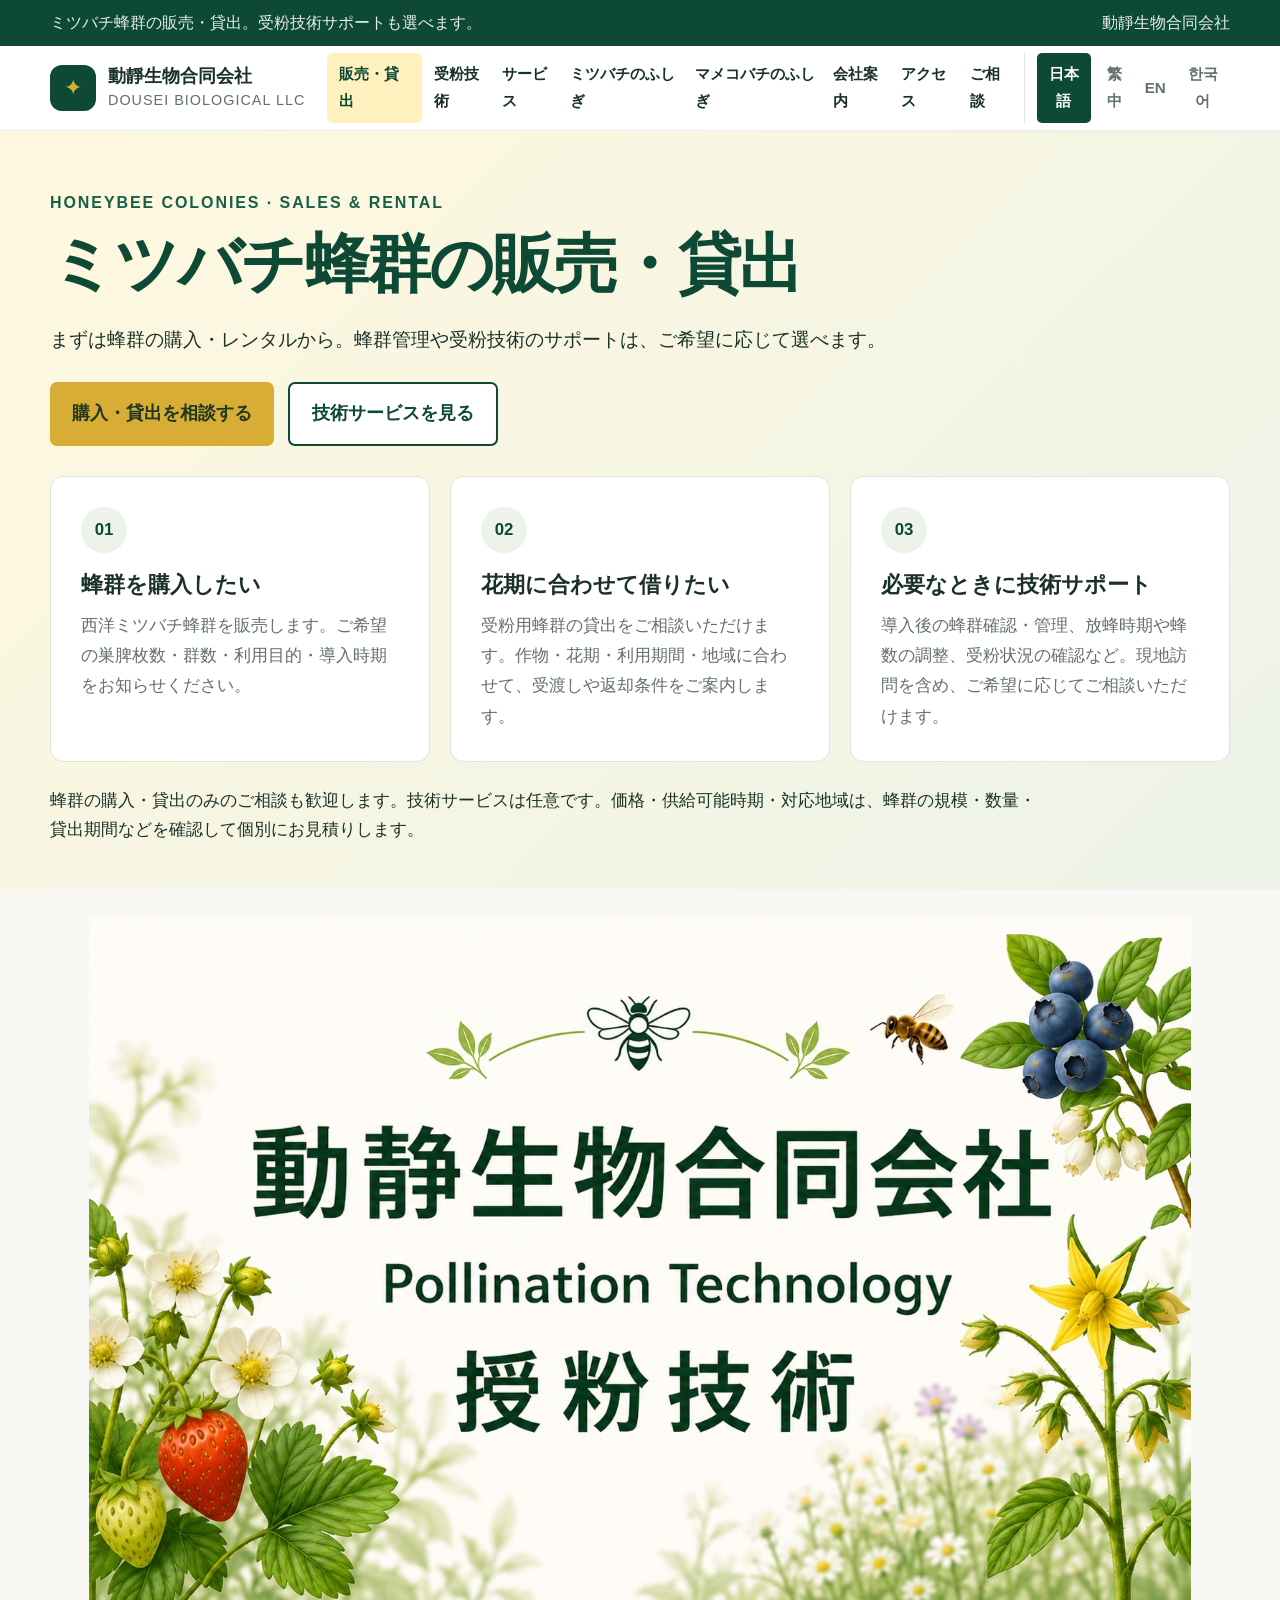
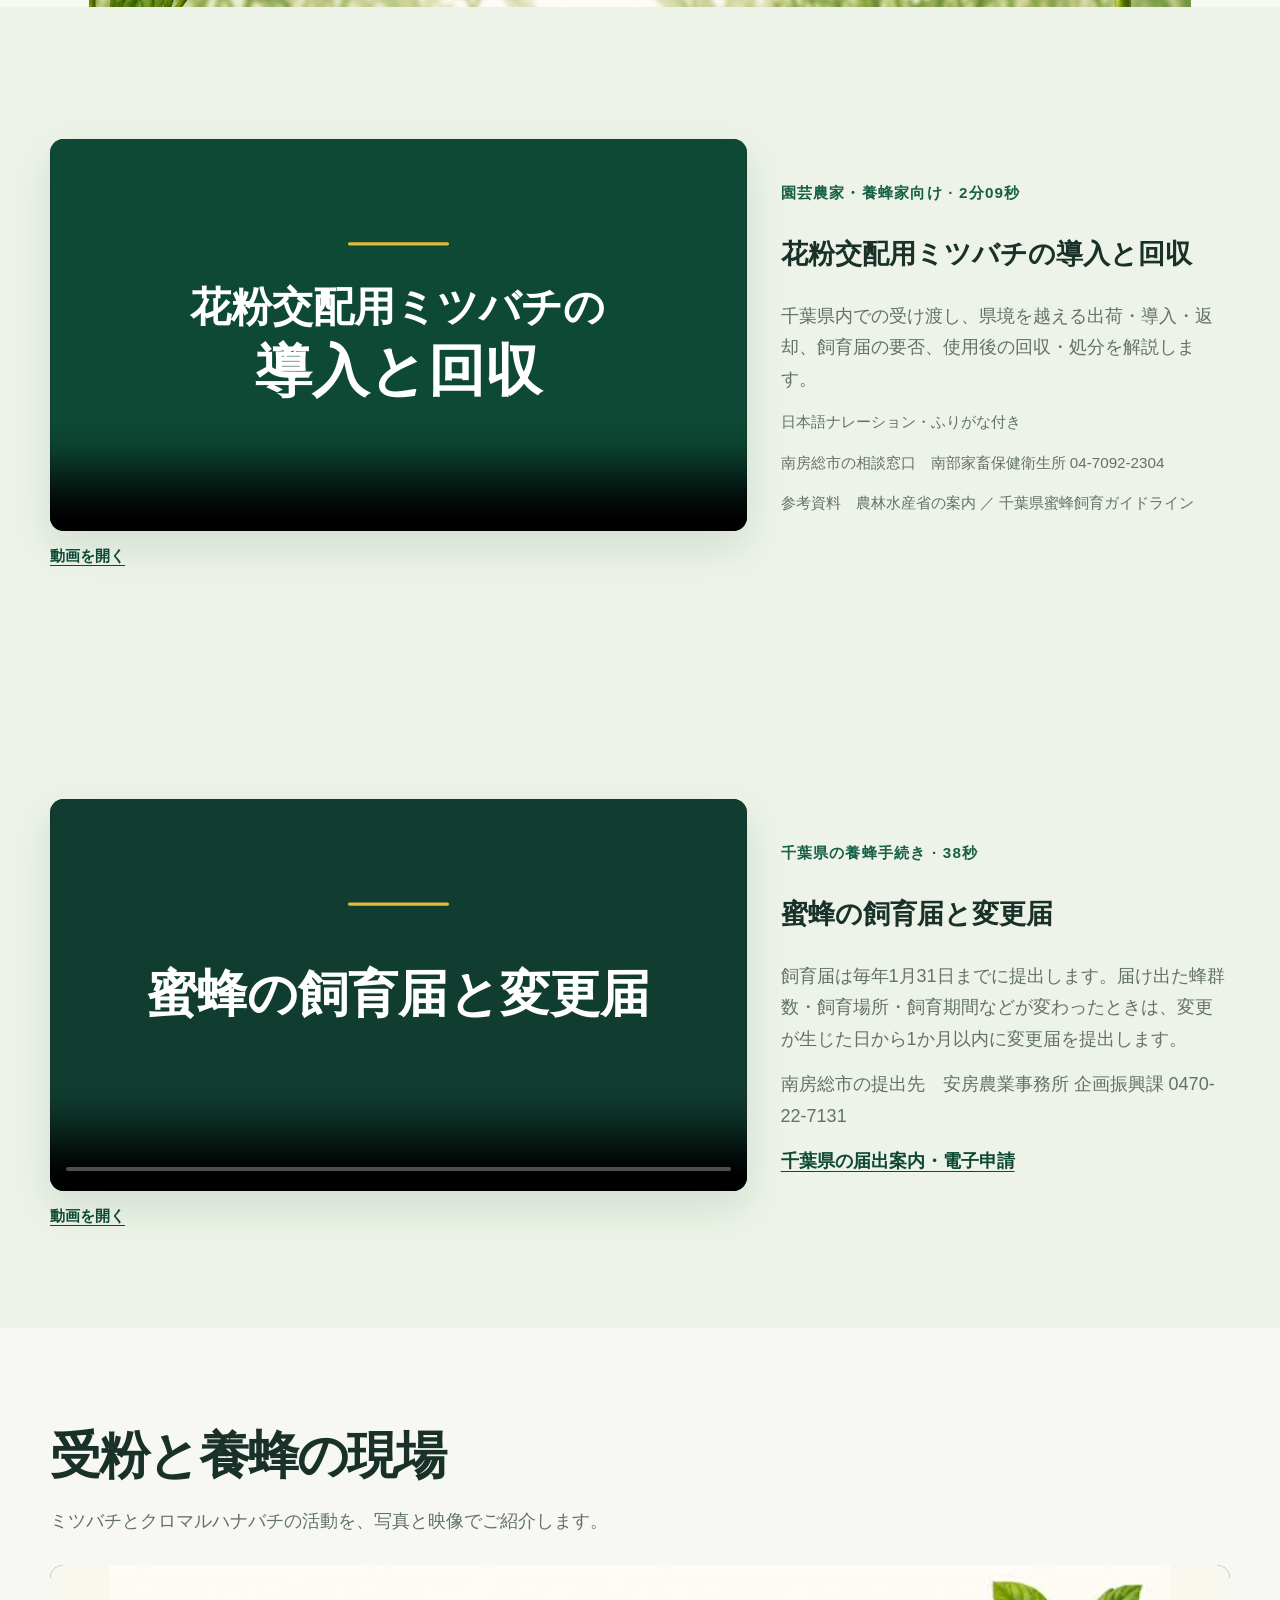
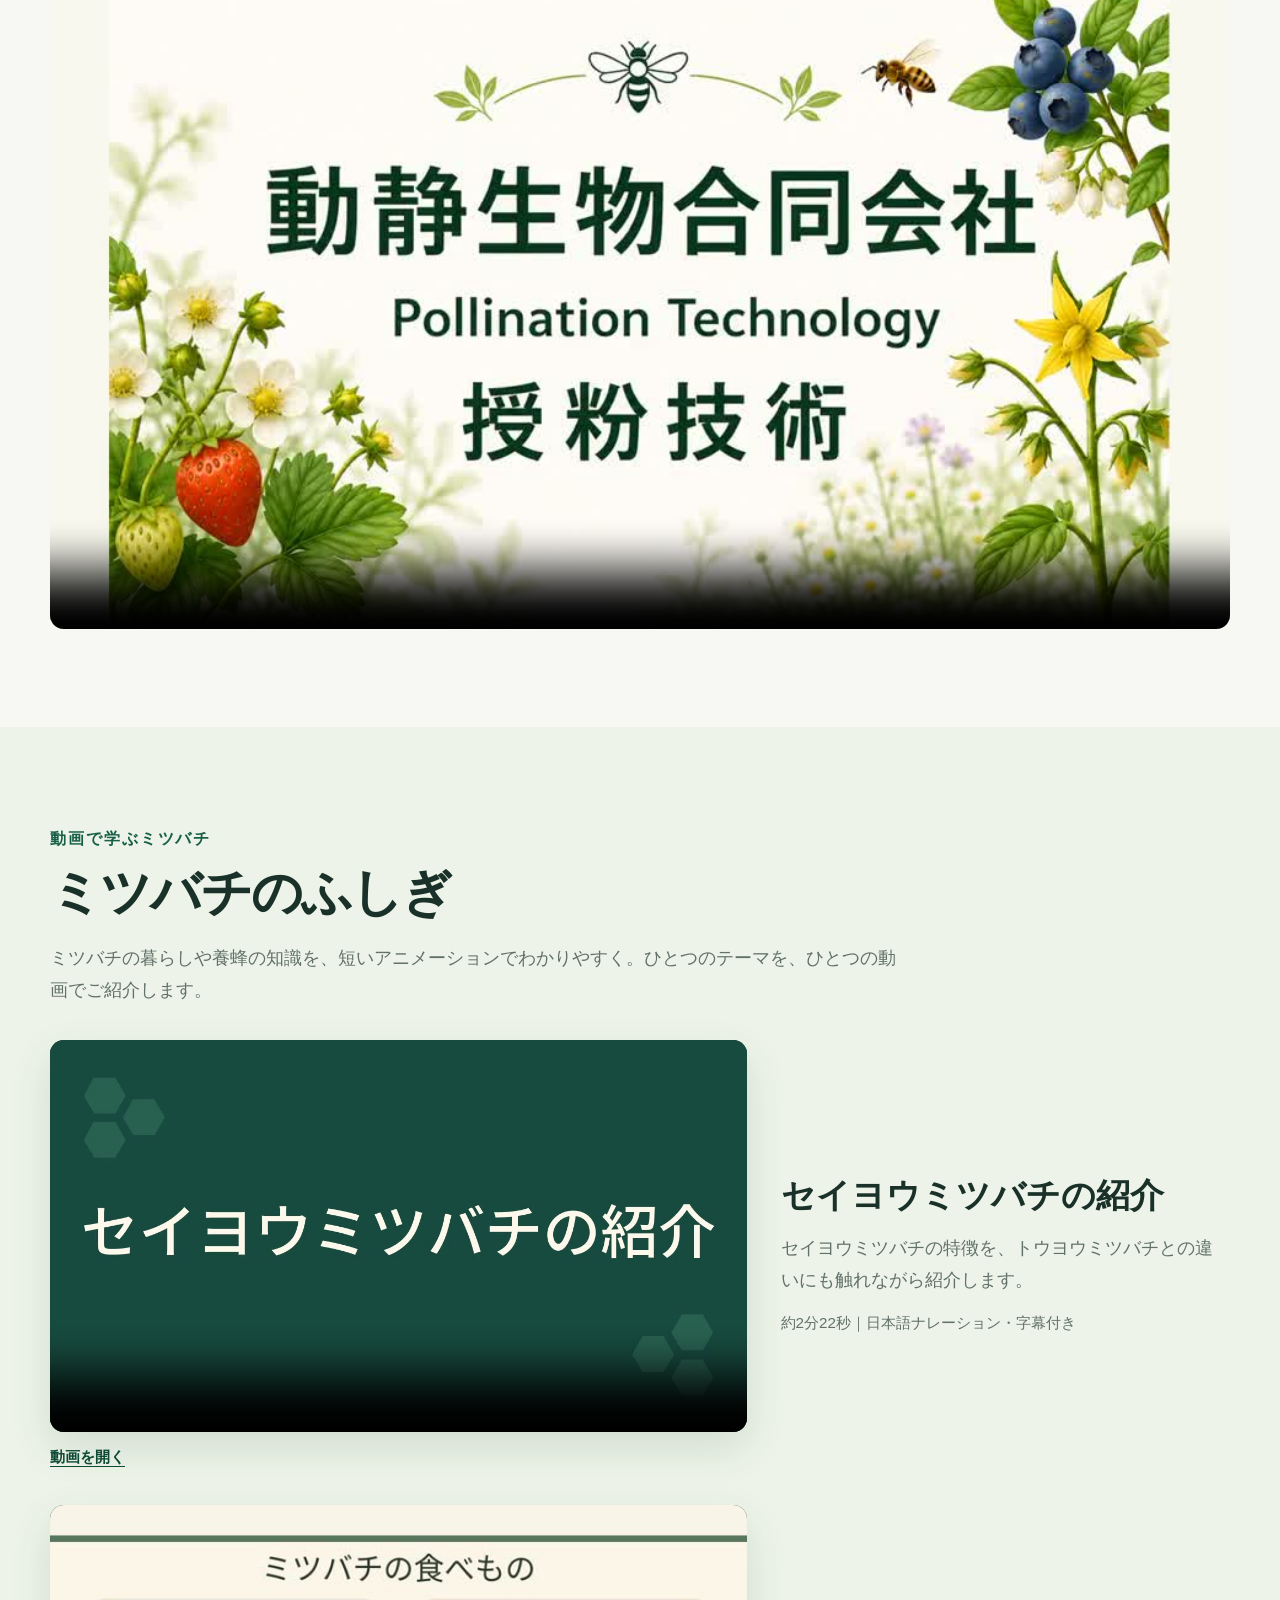
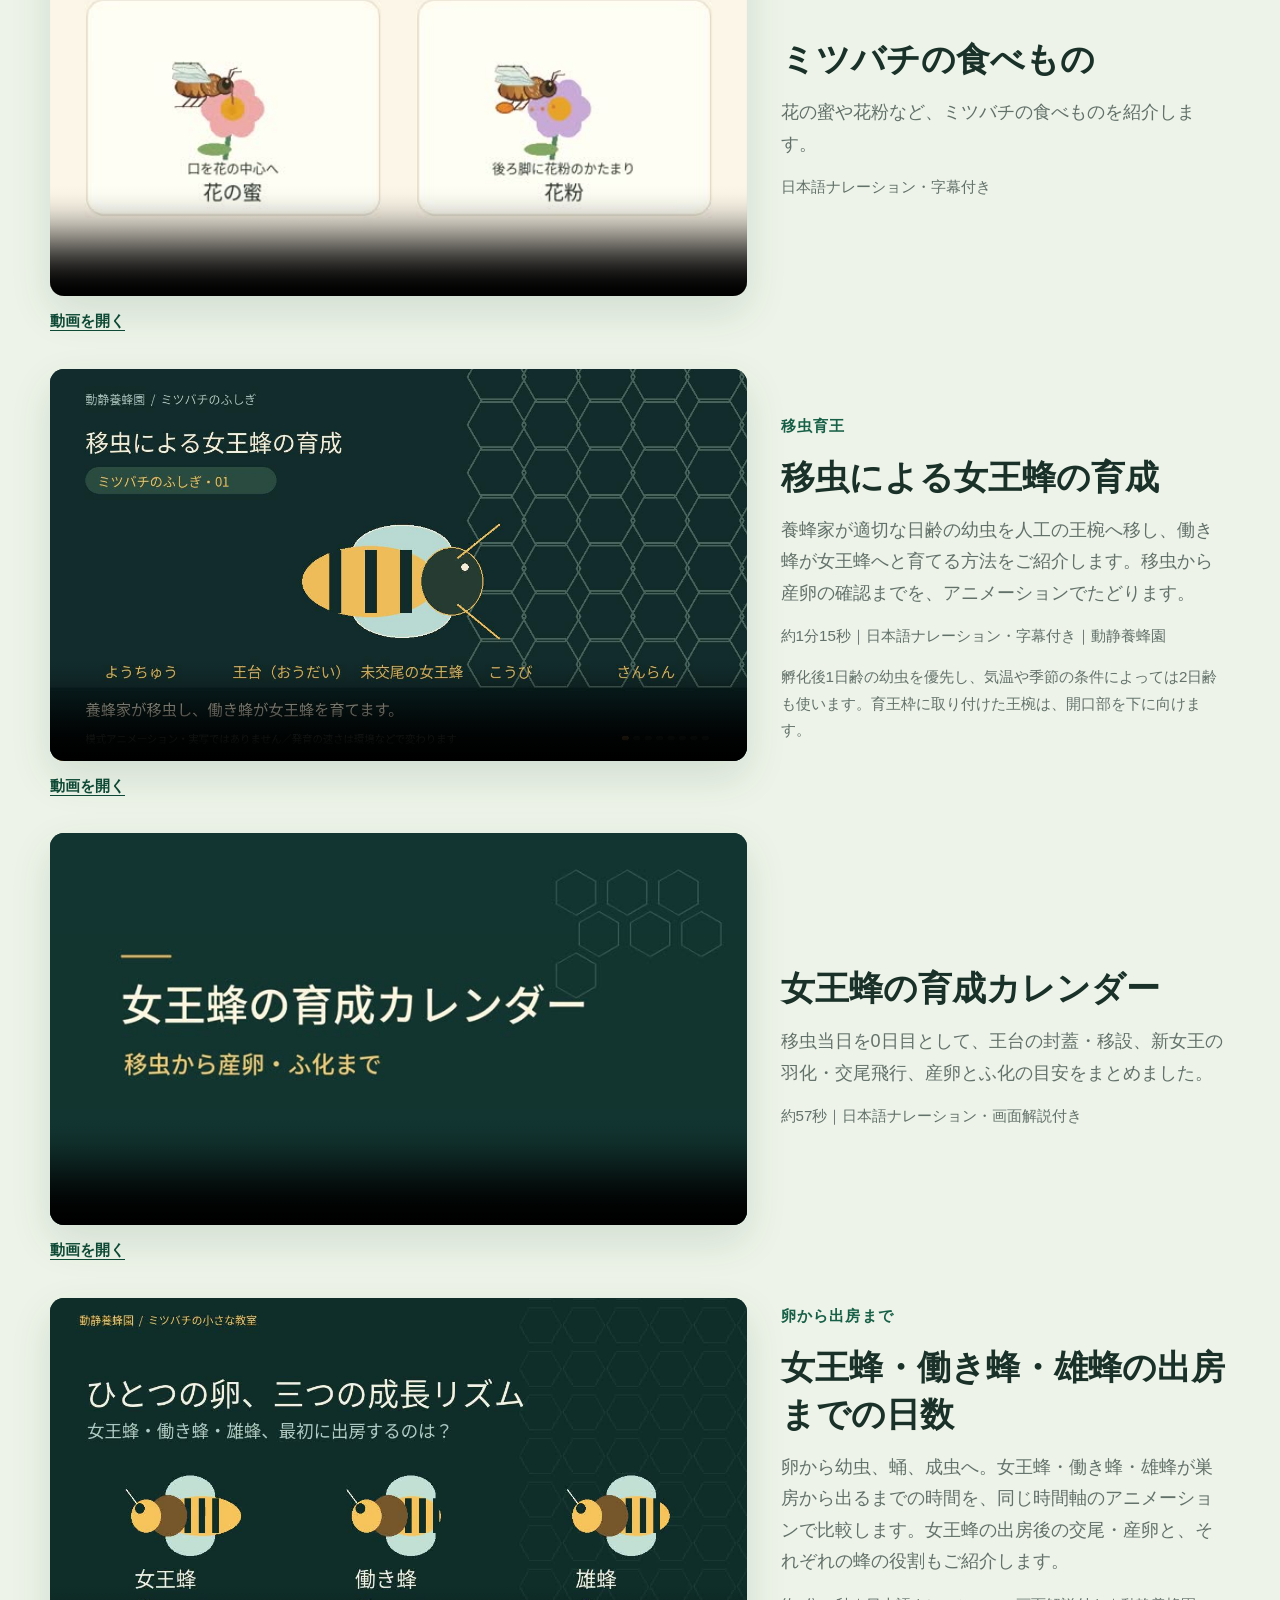
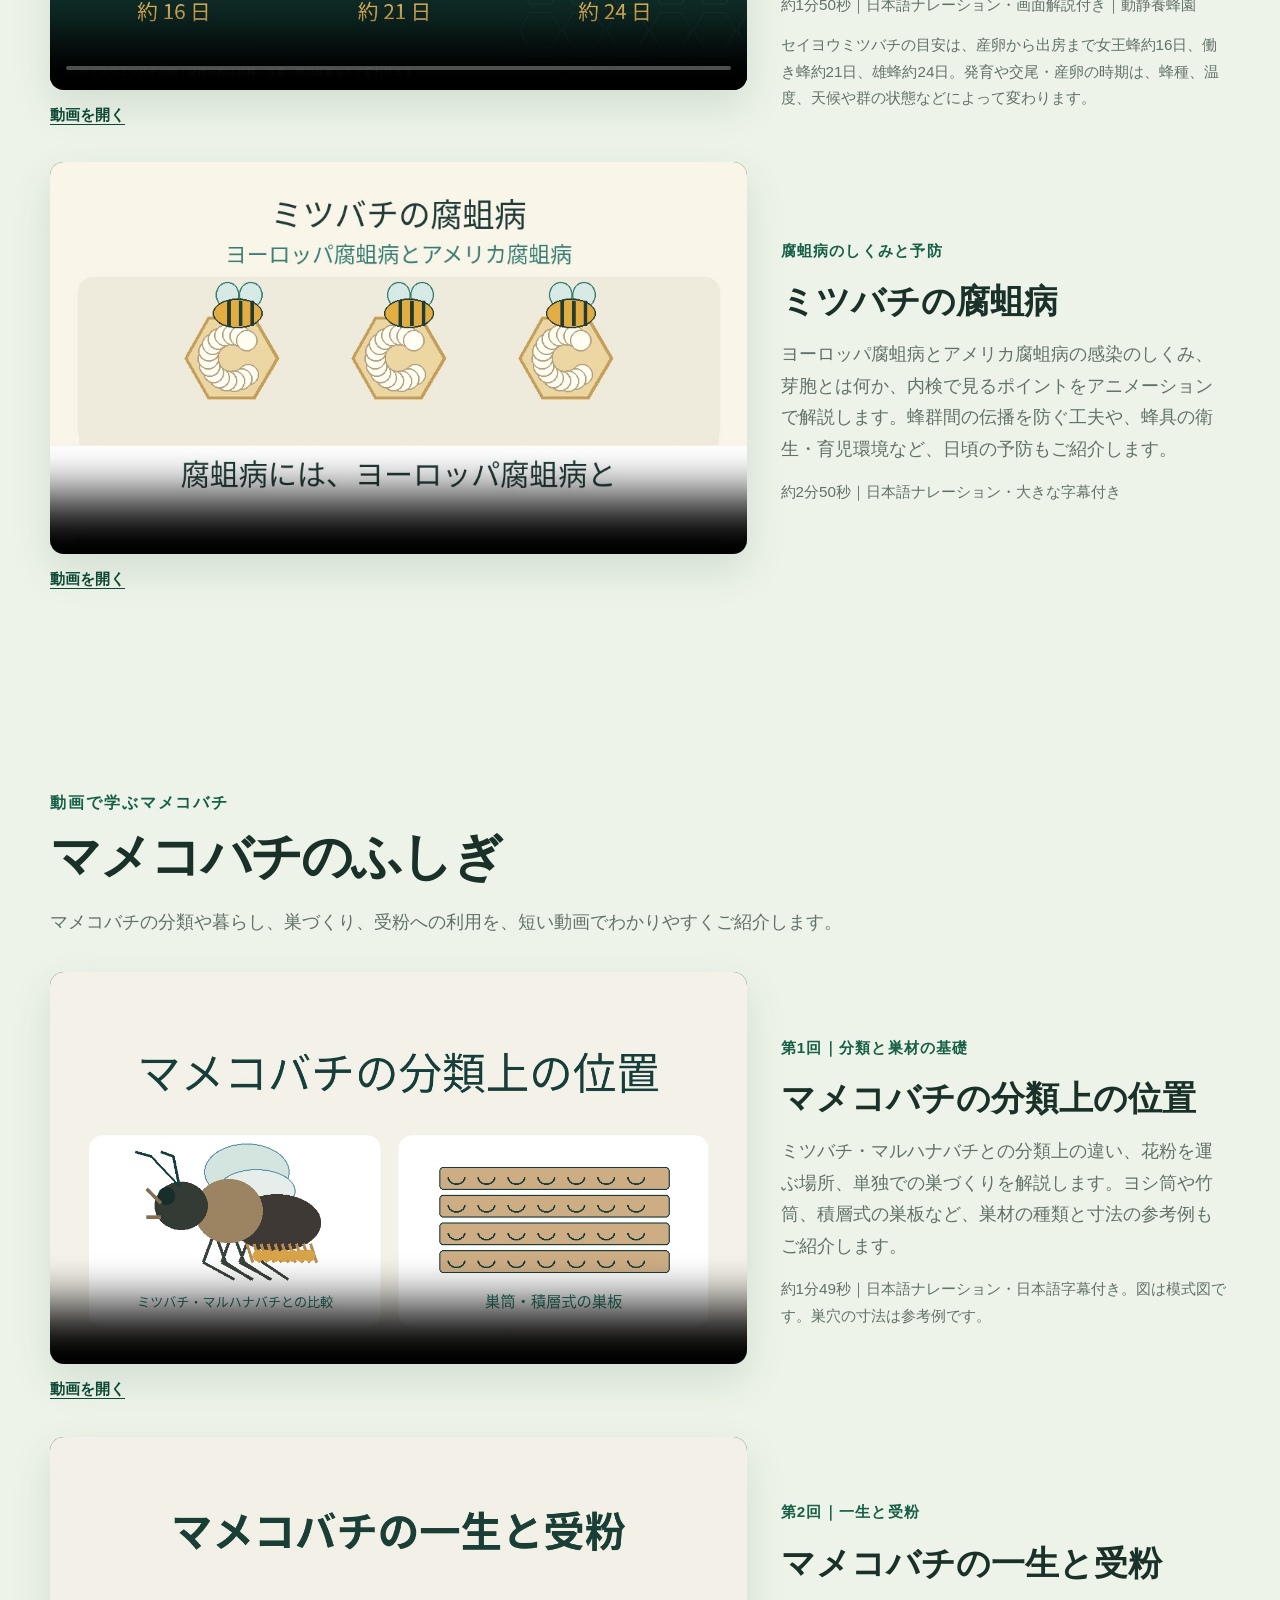
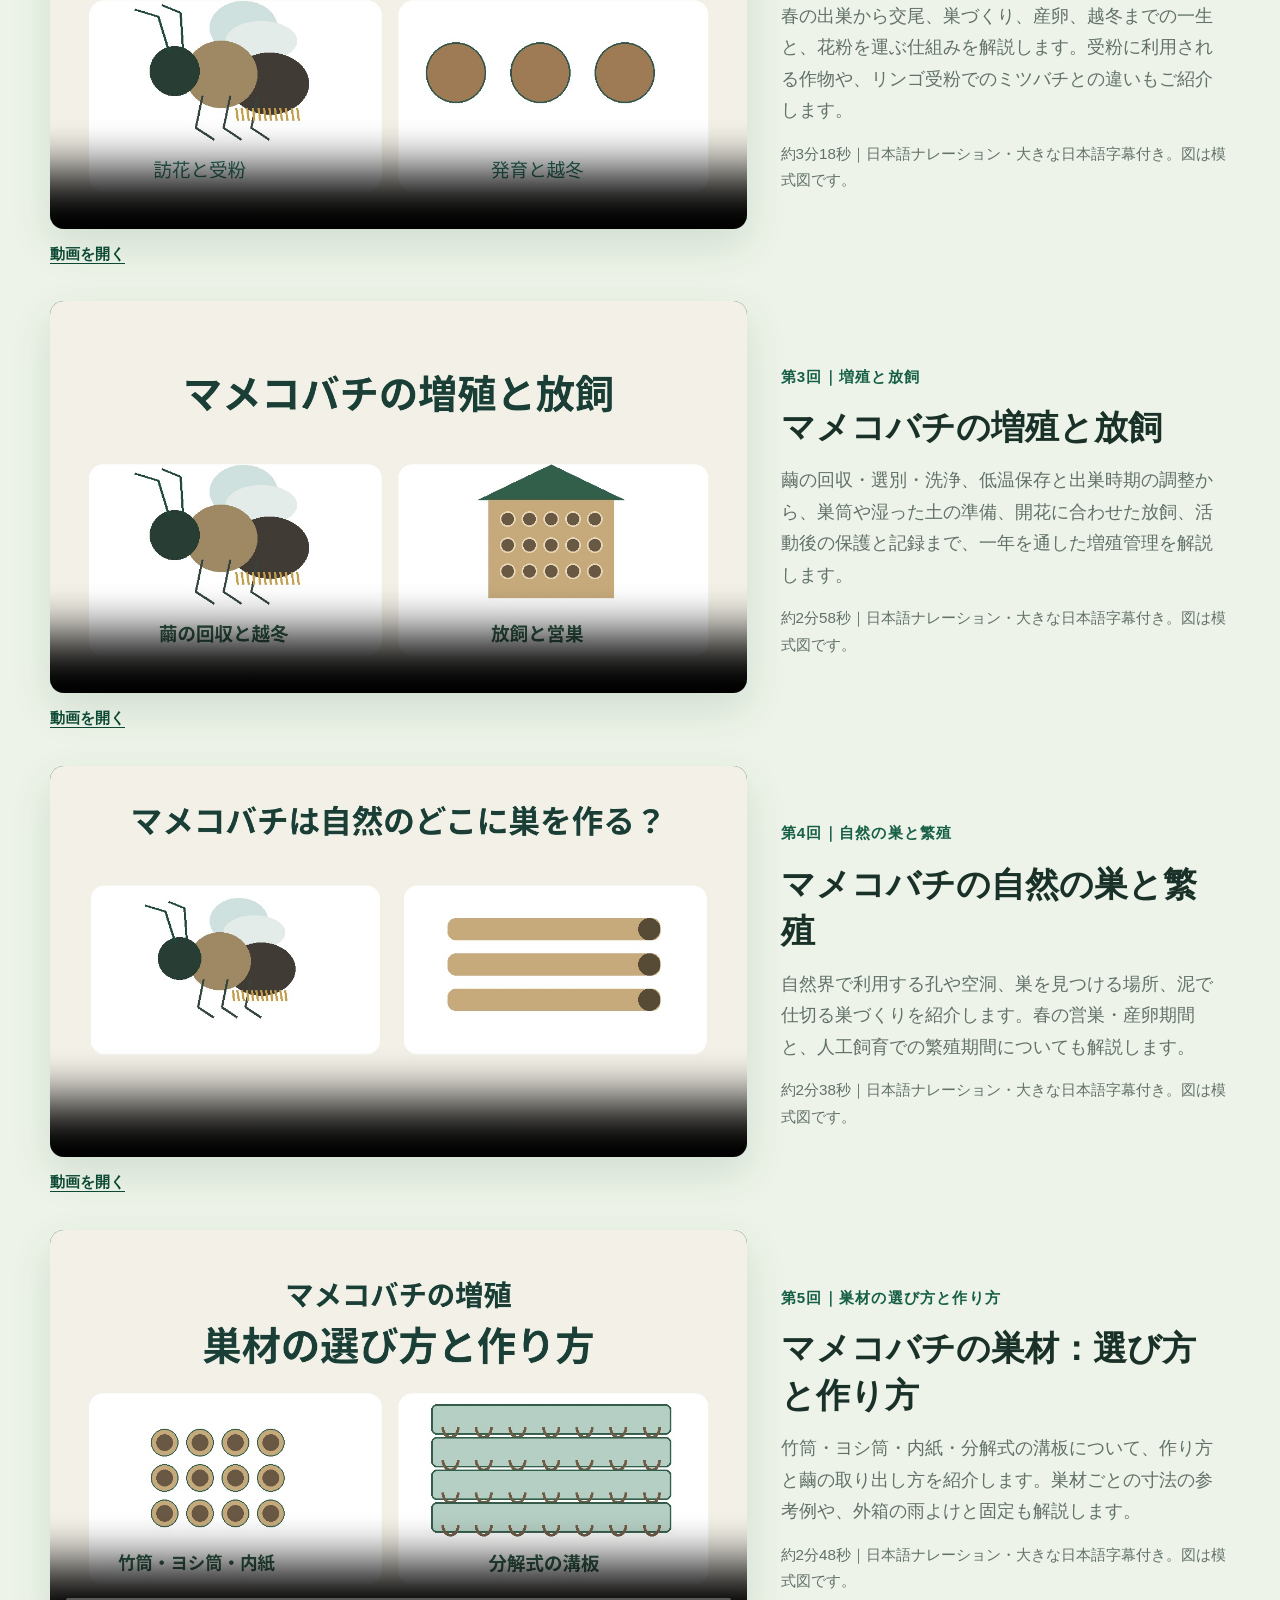
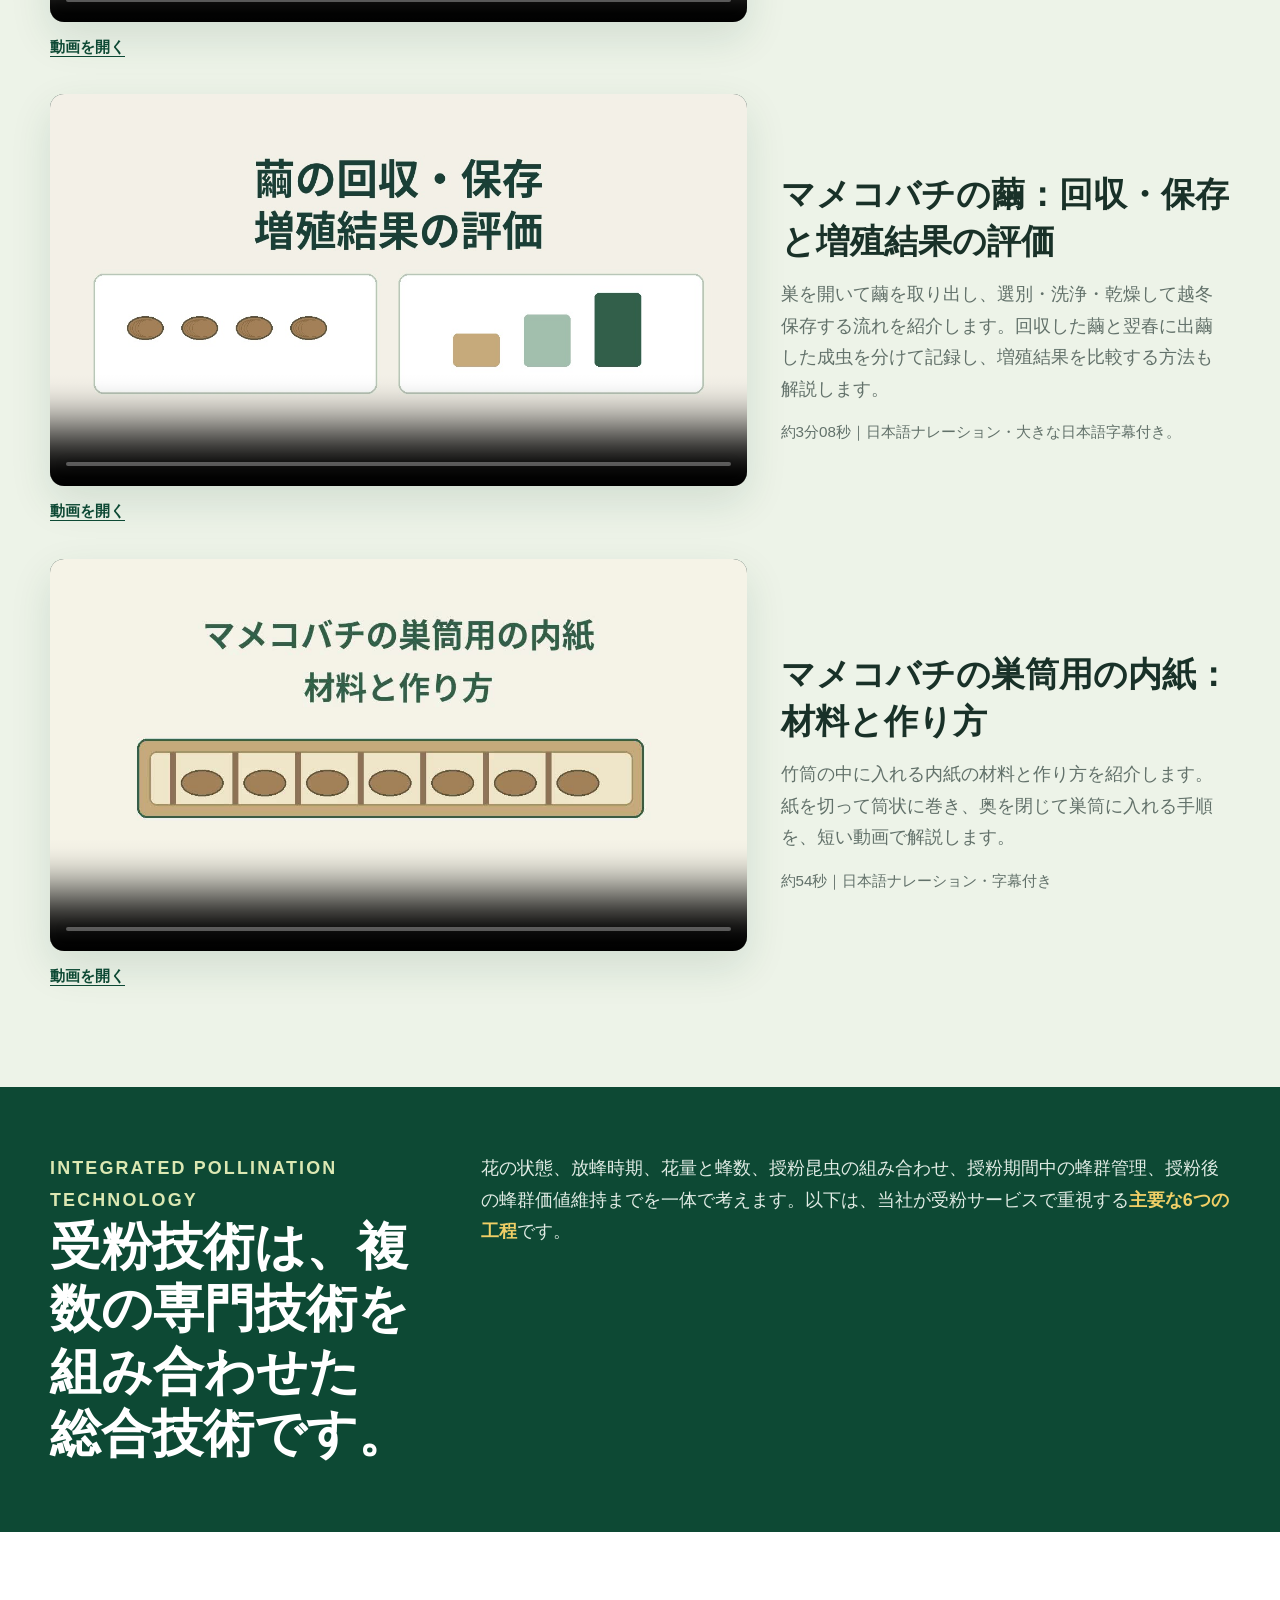
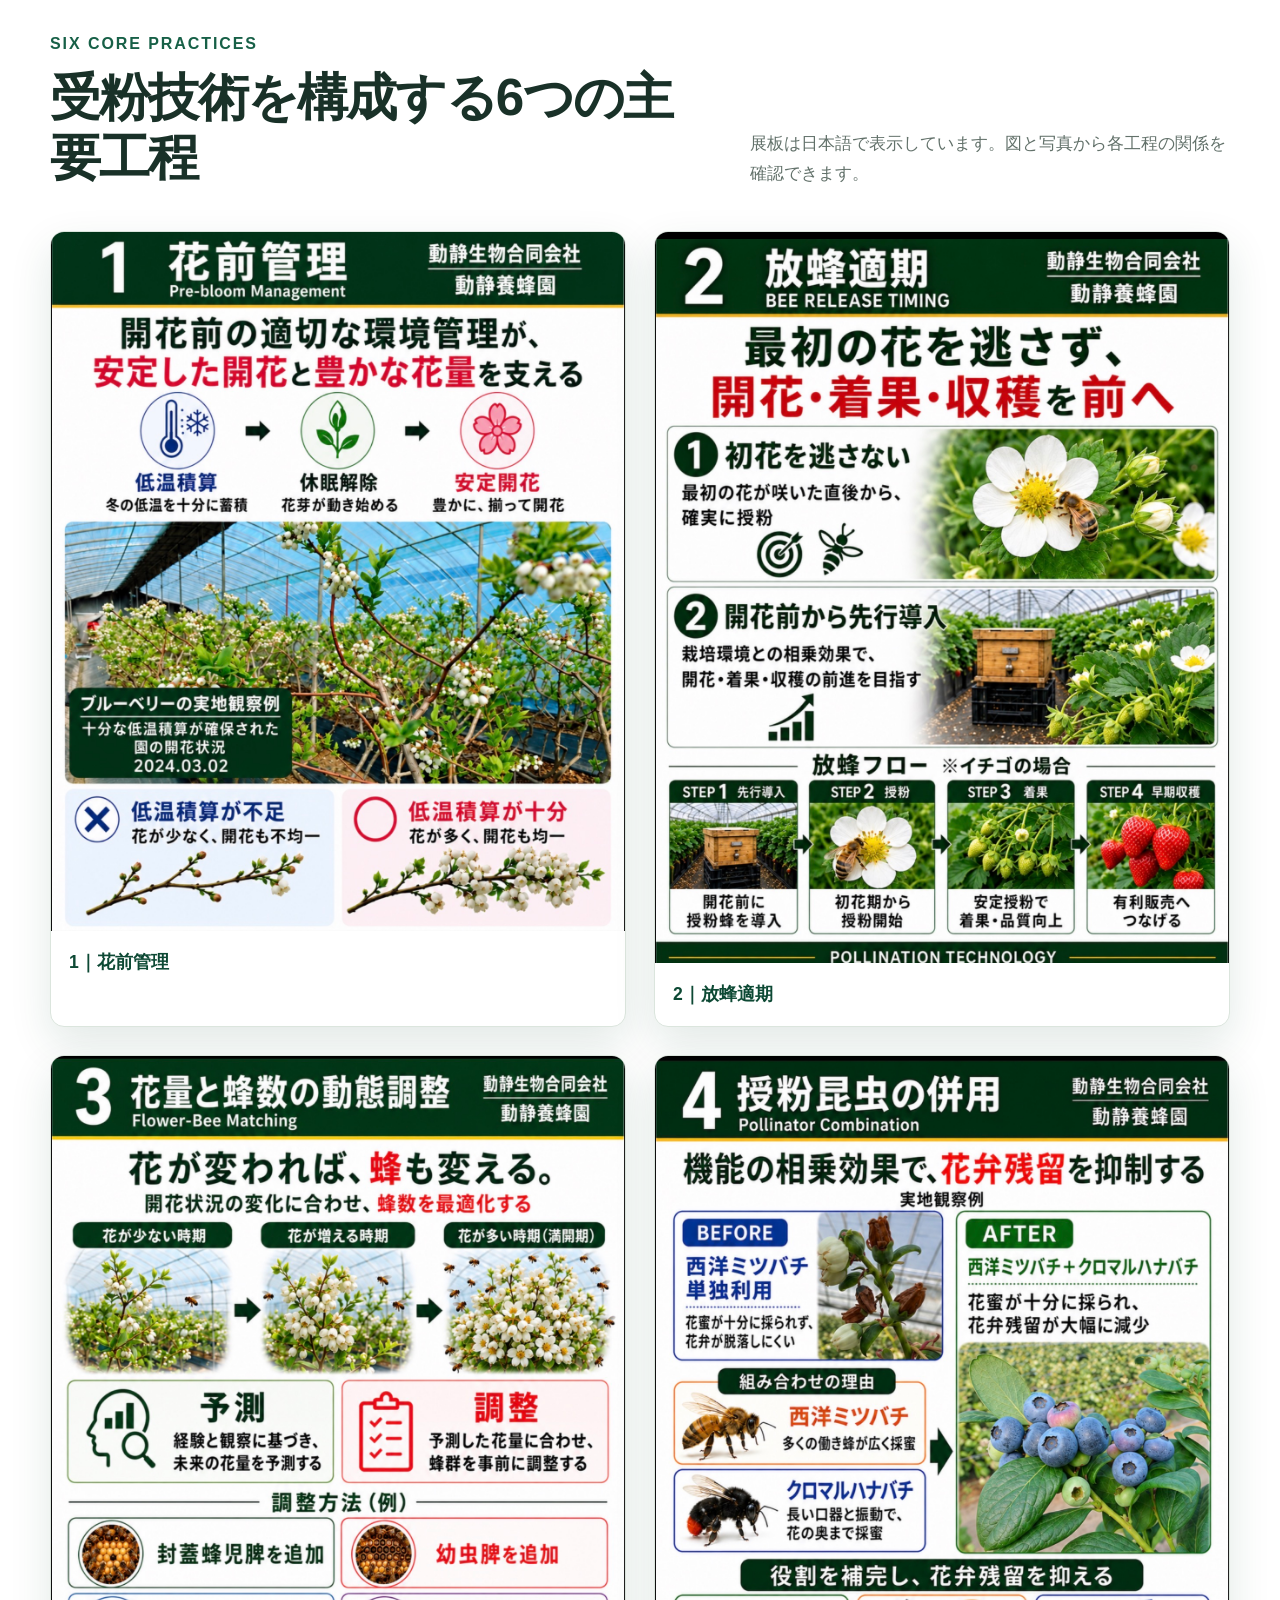
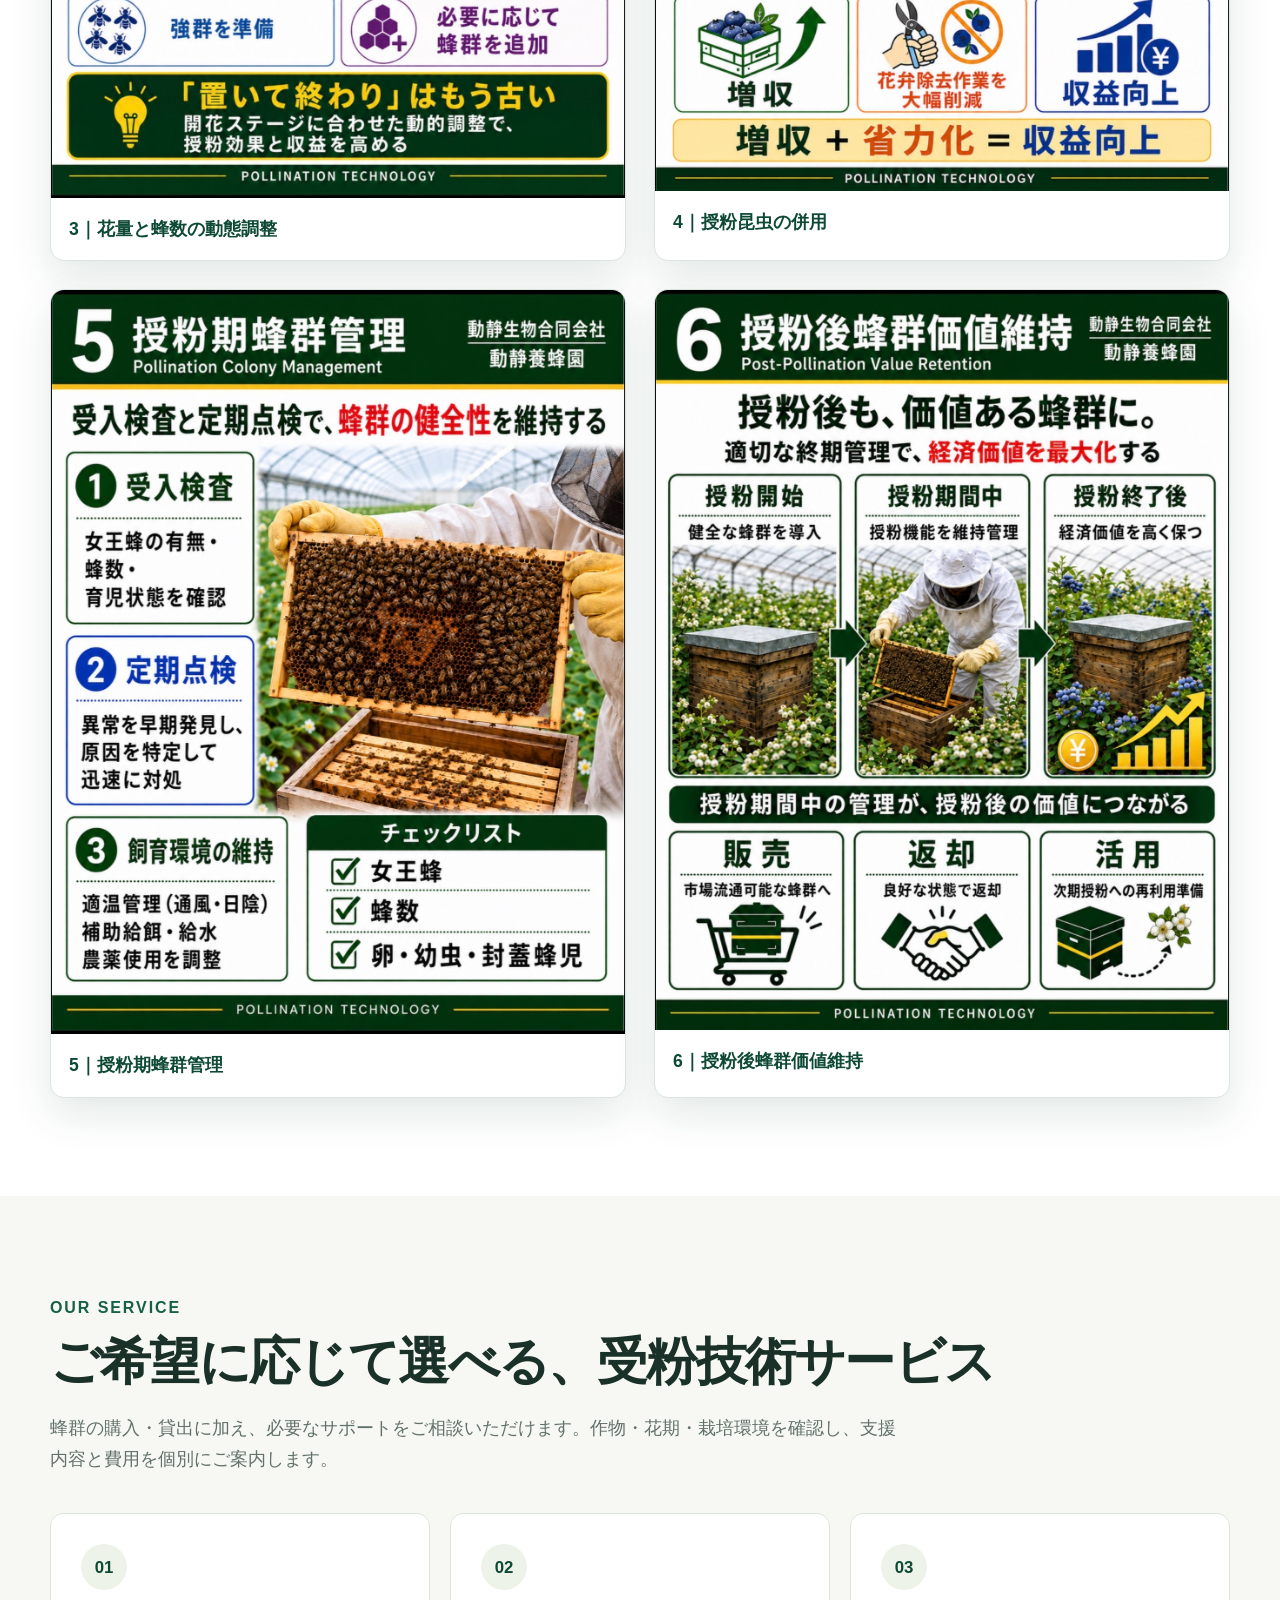
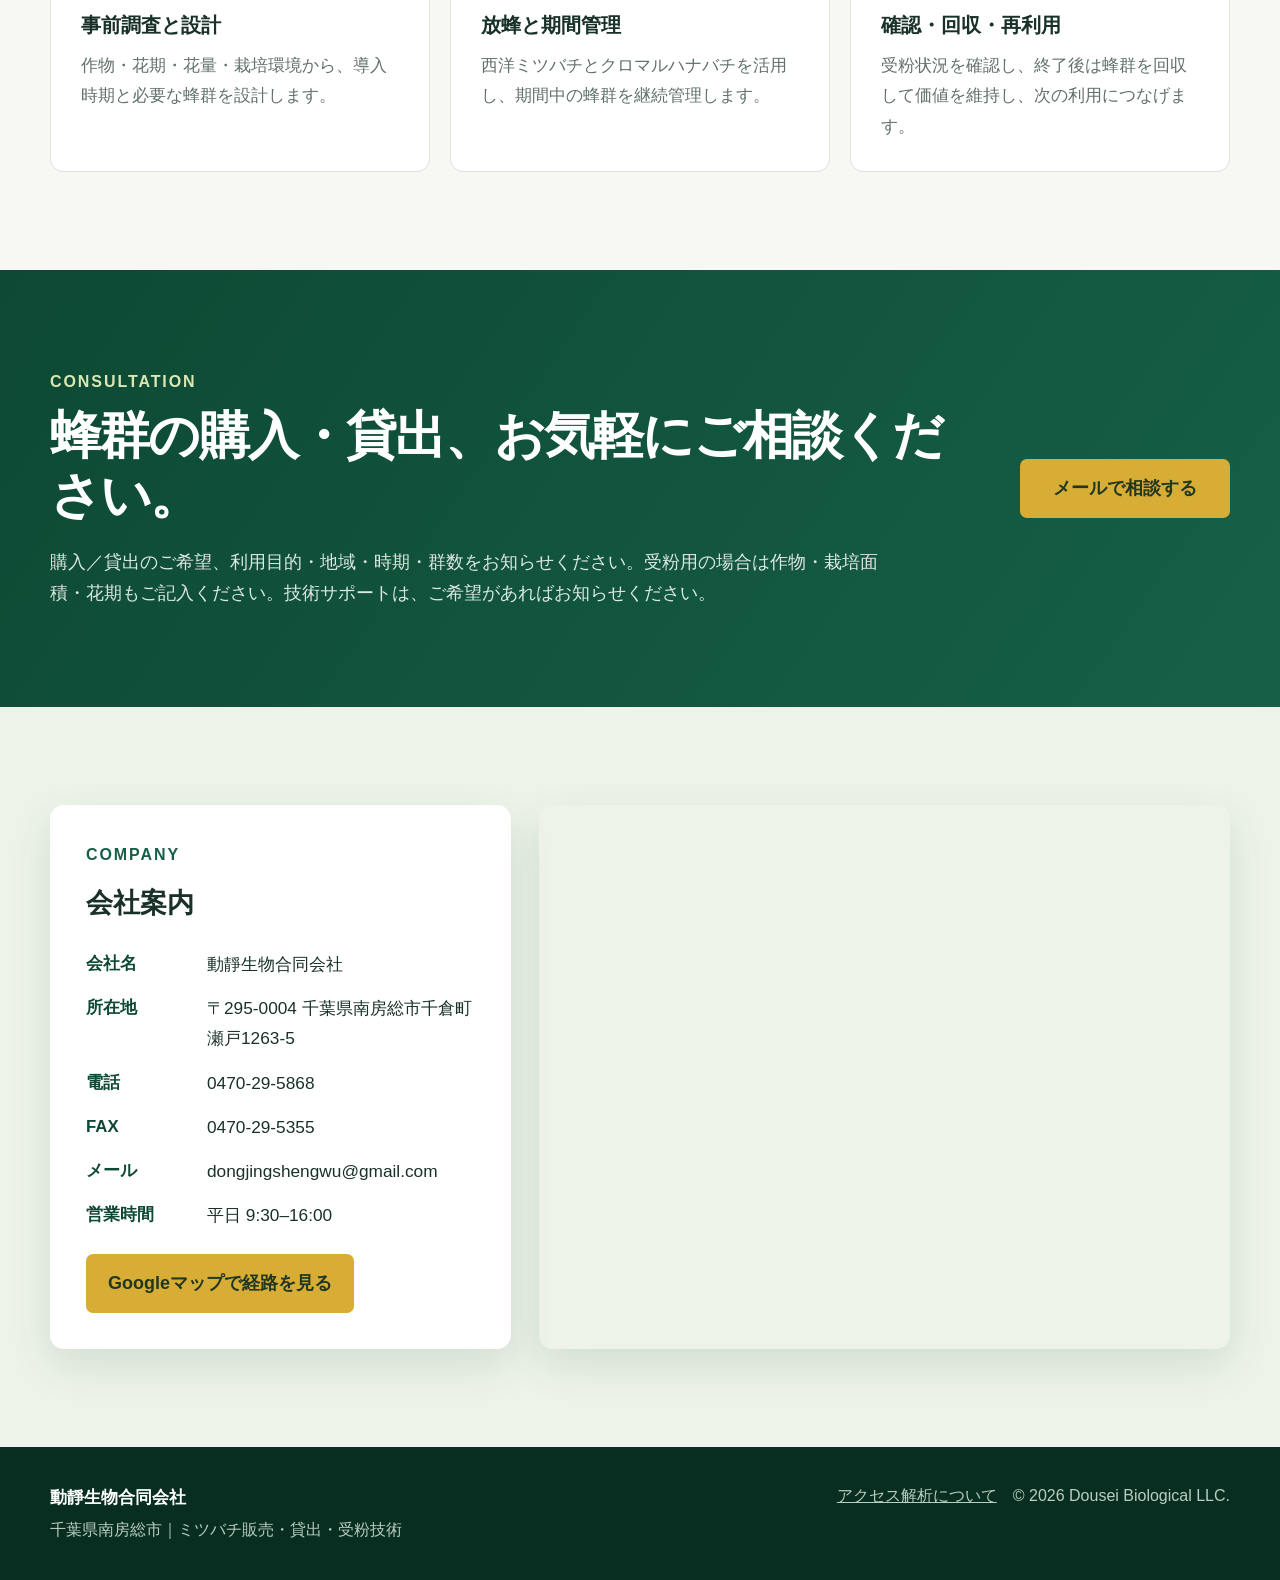
<file: index.html>
<!doctype html>
<html lang="ja">
<head>
  <meta charset="utf-8">
  <!-- Google Analytics: basic page views and visitor counts -->
  <script async src="https://www.googletagmanager.com/gtag/js?id=G-X9XHPXCDYX"></script>
  <script>
    window.dataLayer = window.dataLayer || [];
    function gtag(){dataLayer.push(arguments);}
    gtag('js', new Date());
    gtag('config', 'G-X9XHPXCDYX');
  </script>
  <meta name="viewport" content="width=device-width, initial-scale=1">
  <title>動靜生物合同会社｜ミツバチ蜂群販売・貸出・受粉技術</title>
  <meta name="description" content="西洋ミツバチ蜂群の販売・貸出。購入・レンタルのみも歓迎。蜂群管理や受粉技術サービスは必要に応じて選べます。千葉県南房総市の動靜生物合同会社。">
  <link rel="icon" type="image/svg+xml" href="data:image/svg+xml,%3Csvg xmlns='http://www.w3.org/2000/svg' viewBox='0 0 64 64'%3E%3Crect width='64' height='64' rx='15' fill='%230f4b36'/%3E%3Cpath d='M32 13c4 8 6 13 6 18 0 7-3 13-6 20-3-7-6-13-6-20 0-5 2-10 6-18Z' fill='%23e3b83d'/%3E%3C/svg%3E">
  <style>
    :root{--green:#0d4934;--green2:#176047;--pale:#edf3e8;--cream:#f7f8f3;--gold:#d7ad35;--ink:#193128;--muted:#62716a;--line:#dbe5dd;--shadow:0 16px 42px rgba(13,73,52,.12)}
    *{box-sizing:border-box}html{scroll-behavior:smooth}body{margin:0;font-family:"Noto Sans JP","Hiragino Kaku Gothic ProN","Yu Gothic","Noto Sans TC","Noto Sans KR",Arial,sans-serif;color:var(--ink);line-height:1.75;font-size:18px}a{color:inherit;text-decoration:none}button{font:inherit}.wrap{width:min(1180px,calc(100% - 40px));margin:auto}.eyebrow{margin:0 0 10px;color:var(--green2);font-size:1rem;font-weight:900;letter-spacing:.12em;text-transform:uppercase}.title{margin:0;font-size:clamp(2rem,4vw,3.6rem);line-height:1.18;letter-spacing:-.035em}.lead{max-width:850px;margin:20px 0 0;color:var(--muted);font-size:1.12rem}
    .top{background:var(--green);color:#e7efe9;font-size:1rem}.top .wrap{padding:9px 0;display:flex;justify-content:space-between}.header{position:sticky;top:0;z-index:30;background:rgba(255,255,255,.95);backdrop-filter:blur(15px);border-bottom:1px solid rgba(13,73,52,.1)}.header-in{min-height:84px;display:flex;align-items:center;gap:22px}.brand{display:flex;align-items:center;gap:12px;white-space:nowrap}.logo{width:46px;height:46px;border-radius:12px;background:var(--green);display:grid;place-items:center;color:var(--gold);font-size:22px}.brand strong{display:block;font-size:1.15rem;line-height:1.4}.brand small{display:block;color:var(--muted);font-size:.9rem;letter-spacing:.07em}.nav{display:flex;align-items:center;gap:19px;margin-left:auto;font-size:1rem;font-weight:800}.nav a:hover{color:var(--green2)}.langs{display:flex;gap:3px;padding-left:12px;border-left:1px solid var(--line)}.lang{border:0;background:transparent;color:var(--muted);padding:8px 7px;border-radius:5px;font-size:.95rem;font-weight:900;cursor:pointer}.lang.active{background:var(--green);color:#fff}.menu{display:none;margin-left:auto;border:0;background:none;color:var(--green);font-size:1.8rem}
    .hero{background:var(--cream);padding:28px 0 0}.hero-img{display:block;width:100%;max-height:690px;object-fit:contain;object-position:center bottom}
    
    section{padding:98px 0}.intro{background:var(--green);color:#fff;padding:66px 0}.intro-in{display:grid;grid-template-columns:.65fr 1.35fr;gap:70px;align-items:start}.intro .eyebrow{color:#dce8b3}.intro h2{margin:0;font-size:clamp(2rem,4vw,3.4rem);line-height:1.22}.intro p{margin:0;color:#e0ebe4;font-size:1.12rem}.intro strong{color:#f0cf66}
    .tech-head{display:flex;justify-content:space-between;gap:50px;align-items:end;margin-bottom:42px}.tech-note{max-width:480px;margin:0;color:var(--muted);font-size:1.08rem}.panels{display:grid;grid-template-columns:repeat(2,minmax(0,1fr));gap:28px}.panel{margin:0;background:white;border:1px solid var(--line);border-radius:14px;overflow:hidden;box-shadow:var(--shadow)}.panel img{width:100%;height:auto;display:block}.panel figcaption{padding:16px 18px;color:var(--green);font-size:1.1rem;font-weight:900}
    .service{background:var(--cream)}.cards{display:grid;grid-template-columns:repeat(3,1fr);gap:20px;margin-top:38px}.card{background:white;border:1px solid var(--line);border-radius:13px;padding:30px}.card-no{display:inline-grid;place-items:center;width:46px;height:46px;border-radius:50%;background:var(--pale);color:var(--green);font-size:1.05rem;font-weight:900}.card h3{margin:17px 0 7px;font-size:1.28rem}.card p{margin:0;color:var(--muted);font-size:1.08rem}
    .consult{background:linear-gradient(125deg,#0d4934,#176047);color:#fff}.consult-in{display:grid;grid-template-columns:1fr auto;gap:55px;align-items:center}.consult .eyebrow{color:#dce8b3}.consult .lead{color:#dce8e2}.btn{display:inline-flex;align-items:center;justify-content:center;padding:14px 22px;border-radius:7px;background:var(--gold);color:#203720;font-weight:900;min-width:210px}
    .company{background:var(--pale)}.company-grid{display:grid;grid-template-columns:.8fr 1.2fr;gap:28px;align-items:stretch}.company-info{background:#fff;border-radius:14px;padding:36px;box-shadow:var(--shadow)}.company-info h2{margin:0 0 22px;font-size:1.7rem}.company-info dl{display:grid;grid-template-columns:105px 1fr;gap:14px 16px;margin:0}.company-info dt{font-size:1.05rem;font-weight:900;color:var(--green)}.company-info dd{margin:0;font-size:1.08rem;word-break:break-word}.map{width:100%;min-height:430px;border:0;border-radius:14px;box-shadow:var(--shadow)}.map-btn{margin-top:23px}.footer{background:#082e21;color:#b9cec0;padding:35px 0}.footer .wrap{display:flex;justify-content:space-between;gap:24px}.footer strong{color:#fff;font-size:1.08rem}.footer small{font-size:1rem}
    @media(max-width:980px){.nav{display:none;position:absolute;top:84px;left:0;right:0;background:#fff;padding:24px;box-shadow:var(--shadow);flex-direction:column;align-items:flex-start;gap:20px;font-size:1.08rem}.nav.open{display:flex}.langs{border:0;padding:7px 0 0}.lang{font-size:.95rem;padding:9px}.menu{display:block}.intro-in,.company-grid{grid-template-columns:1fr}.cards{grid-template-columns:1fr}.consult-in{grid-template-columns:1fr}.btn{justify-self:start}}
    @media(max-width:700px){.wrap{width:min(100% - 26px,1180px)}.top{font-size:1rem}.top .wrap span:last-child{display:none}.header-in{min-height:76px}.brand strong{font-size:1rem}.brand small{font-size:.82rem}.logo{width:44px;height:44px}.nav{top:76px;font-size:1.12rem}.hero{padding-top:14px}.hero-img{max-height:none}.intro,section{padding:72px 0}.intro-in{gap:24px}.tech-head{display:block}.tech-note{margin-top:16px}.panels{grid-template-columns:1fr;gap:22px}.panel{border-radius:10px}.company-info{padding:26px}.company-info dl{grid-template-columns:1fr;gap:3px}.company-info dd{margin-bottom:12px}.map{min-height:340px}.footer .wrap{display:block}.footer small{display:block;margin-top:9px}}
  .bee-sales{background:linear-gradient(135deg,#fff8de,#edf3e8);padding:58px 0 44px;scroll-margin-top:100px}.bee-sales .title{color:var(--green);font-size:clamp(2.2rem,5vw,4.1rem)}.bee-sales .lead{color:var(--ink);font-size:1.2rem;max-width:900px}.bee-actions{display:flex;flex-wrap:wrap;gap:14px;margin-top:26px}.bee-secondary{background:#fff;border:2px solid var(--green);color:var(--green)}.bee-sales .cards{margin-top:30px}.bee-sales .card h2{font-size:1.4rem;line-height:1.4;margin:16px 0 10px}.bee-note{font-size:1.05rem;margin:24px 0 0;color:var(--ink);max-width:1000px}section[id]{scroll-margin-top:100px}.nav{gap:12px;font-size:.95rem}@media(max-width:1180px) and (min-width:981px){.header-in{flex-wrap:wrap;padding:12px 0;gap:10px}.nav{width:100%;margin-left:0;justify-content:space-between}.header{position:relative}}@media(max-width:700px){.bee-sales{padding:38px 0}.bee-actions .btn{width:100%;min-width:0}.bee-sales .card{padding:24px}.bee-sales .title{font-size:2.3rem}}

    .knowledge{background:var(--pale)}.knowledge-grid{display:grid;grid-template-columns:minmax(0,1.55fr) minmax(260px,1fr);gap:34px;align-items:center;margin-top:34px}.knowledge-player{min-width:0}.knowledge-player video{display:block;width:100%;aspect-ratio:16/9;height:auto;background:#112c2b;border-radius:14px;box-shadow:var(--shadow)}.knowledge-episode{display:inline-block;color:var(--green2);font-size:.95rem;font-weight:900;letter-spacing:.08em}.knowledge-info h3{font-size:clamp(1.5rem,3vw,2.1rem);line-height:1.4;margin:12px 0}.knowledge-info p{color:var(--muted);margin:14px 0}.knowledge-meta{font-size:.95rem}.knowledge-link{text-decoration:underline;text-underline-offset:4px;color:var(--green);font-weight:700}.knowledge-player p{margin:12px 0 0;font-size:.95rem;color:var(--muted)}@media(max-width:900px){.knowledge-grid{grid-template-columns:1fr;gap:24px}}
#grafting-queen,#bee-development{scroll-margin-top:110px}
</style>
</head>
<body>
  <div class="top"><div class="wrap"><span data-i18n="topline">千葉県南房総市から、作物に合わせた受粉技術を。</span><span>動靜生物合同会社</span></div></div>
  <header class="header"><div class="wrap header-in">
    <a class="brand" href="#top"><span class="logo">✦</span><span><strong data-i18n="companyName">動靜生物合同会社</strong><small>DOUSEI BIOLOGICAL LLC</small></span></a>
    <nav class="nav" id="nav"><a href="#bees" data-i18n="navBees" style="color:var(--green);background:#fff1bd;padding:8px 12px;border-radius:6px">販売・貸出</a><a href="#technology" data-i18n="navTechnology">受粉技術</a><a href="#service" data-i18n="navService">サービス</a><a href="#bee-knowledge" data-i18n="navKnowledge">ミツバチのふしぎ</a><a href="#mason-bee-knowledge">マメコバチのふしぎ</a><a href="#company" data-i18n="navCompany">会社案内</a><a href="#access" data-i18n="navAccess">アクセス</a><a href="#contact" data-i18n="navContact">ご相談</a><div class="langs" aria-label="Language"><button class="lang active" data-lang="ja">日本語</button><button class="lang" data-lang="zh-TW">繁中</button><button class="lang" data-lang="en">EN</button><button class="lang" data-lang="ko">한국어</button></div></nav>
    <button class="menu" aria-label="Menu" onclick="document.getElementById('nav').classList.toggle('open')">☰</button>
  </div></header>
  <main id="top">
    <section class="bee-sales" id="bees"><div class="wrap"><p class="eyebrow">Honeybee Colonies · Sales & Rental</p><h1 class="title" data-i18n="beeTitle">ミツバチ蜂群の販売・貸出</h1><p class="lead" data-i18n="beeLead">まずは蜂群の購入・レンタルから。蜂群管理や受粉技術のサポートは、ご希望に応じて選べます。</p><div class="bee-actions"><a class="btn" href="#contact" data-i18n="beeButton">購入・貸出を相談する</a><a class="btn bee-secondary" href="#service" data-i18n="techButton">技術サービスを見る</a></div><div class="cards"><article class="card"><span class="card-no">01</span><h2 data-i18n="buyTitle">蜂群を購入したい</h2><p data-i18n="buyText">西洋ミツバチ蜂群を販売します。ご希望の巣脾枚数・群数・利用目的・導入時期をお知らせください。</p></article><article class="card"><span class="card-no">02</span><h2 data-i18n="rentTitle">花期に合わせて借りたい</h2><p data-i18n="rentText">受粉用蜂群の貸出をご相談いただけます。作物・花期・利用期間・地域に合わせて、受渡しや返却条件をご案内します。</p></article><article class="card"><span class="card-no">03</span><h2 data-i18n="supportTitle">必要なときに技術サポート</h2><p data-i18n="supportText">導入後の蜂群確認・管理、放蜂時期や蜂数の調整、受粉状況の確認など。現地訪問を含め、ご希望に応じてご相談いただけます。</p></article></div><p class="bee-note" data-i18n="beeNote">蜂群の購入・貸出のみのご相談も歓迎します。技術サービスは任意です。価格・供給可能時期・対応地域は、蜂群の規模・数量・貸出期間などを確認して個別にお見積りします。</p></div></section>
    <div class="hero"><img class="hero-img" src="assets/hero-company-pollination.jpeg" alt="動靜生物合同会社 Pollination Technology 授粉技術"></div>
    <section id="pollination-bee-guide" class="knowledge" aria-labelledby="pollination-bee-title"><div class="wrap">
      <div class="knowledge-grid">
        <div class="knowledge-player">
          <video controls playsinline preload="metadata" poster="assets/pollination-bee-guide-cover.svg" aria-label="花粉交配用ミツバチの導入と回収">
            <source src="assets/pollination-bee-guide-male-voice.mp4" type="video/mp4">
            <a href="assets/pollination-bee-guide-male-voice.mp4">動画を開く</a>
          </video>
          <p><a class="knowledge-link" href="assets/pollination-bee-guide-male-voice.mp4">動画を開く</a></p>
        </div>
        <article class="knowledge-info">
          <span class="knowledge-episode">園芸農家・養蜂家向け · 2分09秒</span>
          <h2 id="pollination-bee-title">花粉交配用ミツバチの導入と回収</h2>
          <p>千葉県内での受け渡し、県境を越える出荷・導入・返却、飼育届の要否、使用後の回収・処分を解説します。</p>
          <p class="knowledge-meta">日本語ナレーション・ふりがな付き</p>
          <p class="knowledge-meta">南房総市の相談窓口　南部家畜保健衛生所 <a href="tel:0470922304">04-7092-2304</a></p>
          <p class="knowledge-meta">参考資料　<a href="https://www.maff.go.jp/j/chikusan/gijutu/mitubati/attach/pdf/index-42.pdf">農林水産省の案内</a> ／ <a href="https://www.pref.chiba.lg.jp/chikusan/documents/bee-guideline0712.pdf">千葉県蜜蜂飼育ガイドライン</a></p>
        </article>
      </div>
    </div></section>
    <section id="beekeeping-filing" class="knowledge" aria-labelledby="filing-title" lang="ja"><div class="wrap">
      <div class="knowledge-grid">
        <div class="knowledge-player">
          <video controls playsinline preload="none" poster="assets/chiba-beekeeping-filing-cover.svg" aria-labelledby="filing-title">
            <source src="assets/chiba-beekeeping-filing-ja.mp4" type="video/mp4">
            <a href="assets/chiba-beekeeping-filing-ja.mp4">動画を開く</a>
          </video>
          <p><a class="knowledge-link" href="assets/chiba-beekeeping-filing-ja.mp4">動画を開く</a></p>
        </div>
        <article class="knowledge-info">
          <span class="knowledge-episode">千葉県の養蜂手続き · 38秒</span>
          <h2 id="filing-title">蜜蜂の飼育届と変更届</h2>
          <p>飼育届は毎年1月31日までに提出します。届け出た蜂群数・飼育場所・飼育期間などが変わったときは、変更が生じた日から1か月以内に変更届を提出します。</p>
          <p>南房総市の提出先　安房農業事務所 企画振興課 <a href="tel:0470227131">0470-22-7131</a></p>
          <p><a class="knowledge-link" href="https://www.pref.chiba.lg.jp/chikusan/tetsuzuki/mitsubachi-shiikutodoke.html">千葉県の届出案内・電子申請</a></p>
        </article>
      </div>
    </div></section>
    <section id="field-video" style="background:var(--cream)"><div class="wrap">
      <h2 class="title" data-i18n="videoTitle">受粉と養蜂の現場</h2>
      <p class="lead" data-i18n="videoText">ミツバチとクロマルハナバチの活動を、写真と映像でご紹介します。</p>
      <video controls playsinline preload="none" poster="assets/pollination-field-poster.jpg" aria-label="受粉と養蜂の現場" style="display:block;width:100%;height:auto;aspect-ratio:16/9;background:#102a20;border-radius:14px;margin-top:28px">
        <source src="assets/pollination-web-final.mp4" type="video/mp4">
        <span data-i18n="videoFallback">動画を再生できない場合は、</span><a href="assets/pollination-web-final.mp4" data-i18n="videoDownload">動画ファイルを開いてください。</a>
      </video>
    </div></section>
    <section id="bee-knowledge" class="knowledge" aria-labelledby="knowledge-title"><div class="wrap">
      <p class="eyebrow" data-i18n="knowledgeEyebrow">動画で学ぶミツバチ</p>
      <h2 id="knowledge-title" class="title" data-i18n="knowledgeTitle">ミツバチのふしぎ</h2>
      <p class="lead" data-i18n="knowledgeLead">ミツバチの暮らしや養蜂の知識を、短いアニメーションでわかりやすく。ひとつのテーマを、ひとつの動画でご紹介します。</p>
      <div class="knowledge-grid" id="western-honeybee-introduction">
        <div class="knowledge-player"><video controls playsinline preload="none" poster="assets/western-honeybee-introduction-ja.jpg" aria-labelledby="western-honeybee-title">
          <source src="assets/western-honeybee-introduction-ja.mp4" type="video/mp4">
          <a href="assets/western-honeybee-introduction-ja.mp4" data-i18n="knowledgeOpen">動画を開く</a>
        </video><p><a class="knowledge-link" href="assets/western-honeybee-introduction-ja.mp4" data-i18n="knowledgeOpen">動画を開く</a></p></div>
        <article class="knowledge-info">
          <h3 id="western-honeybee-title">セイヨウミツバチの紹介</h3>
          <p>セイヨウミツバチの特徴を、トウヨウミツバチとの違いにも触れながら紹介します。</p>
          <p class="knowledge-meta">約2分22秒｜日本語ナレーション・字幕付き</p>
        </article>
      </div>
      <div class="knowledge-grid" id="honeybee-food">
        <div class="knowledge-player"><video controls playsinline preload="none" poster="assets/honeybee-food-ja-poster.svg" aria-labelledby="honeybee-food-title">
          <source src="assets/honeybee-food-ja.mp4" type="video/mp4">
          <a href="assets/honeybee-food-ja.mp4" data-i18n="knowledgeOpen">動画を開く</a>
        </video><p><a class="knowledge-link" href="assets/honeybee-food-ja.mp4" data-i18n="knowledgeOpen">動画を開く</a></p></div>
        <article class="knowledge-info">
          <h3 id="honeybee-food-title" data-i18n="foodTitle">ミツバチの食べもの</h3>
          <p data-i18n="foodDescription">花の蜜や花粉など、ミツバチの食べものを紹介します。</p>
          <p class="knowledge-meta" data-i18n="foodMeta">約1分48秒｜日本語ナレーション・字幕付き</p>
        </article>
      </div>
      <div class="knowledge-grid" id="grafting-queen">
        <div class="knowledge-player"><video controls playsinline preload="none" poster="assets/grafting-queen-01-ja.jpg" aria-label="移虫による女王蜂の育成 日本語解説付きアニメーション">
          <source src="assets/grafting-queen-01-ja.mp4" type="video/mp4">
          <a href="assets/grafting-queen-01-ja.mp4" data-i18n="knowledgeOpen">動画を開く</a>
        </video><p><a class="knowledge-link" href="assets/grafting-queen-01-ja.mp4" data-i18n="knowledgeOpen">動画を開く</a></p></div>
        <article class="knowledge-info"><span class="knowledge-episode" data-i18n="graftingEpisode">移虫育王</span>
          <h3 data-i18n="graftingTitle">移虫による女王蜂の育成</h3>
          <p data-i18n="graftingDescription">養蜂家が適切な日齢の幼虫を人工の王椀へ移し、働き蜂が女王蜂へと育てる方法をご紹介します。移虫から産卵の確認までを、アニメーションでたどります。</p>
          <p class="knowledge-meta" data-i18n="graftingMeta">約1分15秒｜日本語ナレーション・字幕付き｜動静養蜂園</p>
          <p class="knowledge-meta" data-i18n="graftingNote">孵化後1日齢の幼虫を優先し、気温や季節の条件によっては2日齢も使います。育王枠に取り付けた王椀は、開口部を下に向けます。</p>
        </article>
      </div>
      <div class="knowledge-grid" id="queen-rearing-calendar">
        <div class="knowledge-player"><video controls playsinline preload="none" poster="assets/queen-rearing-calendar-ja.jpg" aria-labelledby="queen-rearing-calendar-title">
          <source src="assets/queen-rearing-calendar-ja.mp4" type="video/mp4">
          <a href="assets/queen-rearing-calendar-ja.mp4" data-i18n="knowledgeOpen">動画を開く</a>
        </video><p><a class="knowledge-link" href="assets/queen-rearing-calendar-ja.mp4" data-i18n="knowledgeOpen">動画を開く</a></p></div>
        <article class="knowledge-info">
          <h3 id="queen-rearing-calendar-title" data-i18n="queenCalendarTitle">女王蜂の育成カレンダー</h3>
          <p data-i18n="queenCalendarDescription">移虫当日を0日目として、王台の封蓋・移設、新女王の羽化・交尾飛行、産卵とふ化の目安をまとめました。</p>
          <p class="knowledge-meta" data-i18n="queenCalendarMeta">約57秒｜日本語ナレーション・画面解説付き</p>
        </article>
      </div>
      <div class="knowledge-grid" id="bee-development">
        <div class="knowledge-player"><video controls playsinline preload="none" poster="assets/bee-growth-ja.jpg" aria-label="女王蜂・働き蜂・雄蜂の成長比較 日本語解説付きアニメーション">
          <source src="assets/bee-growth-ja.mp4" type="video/mp4">
          <a href="assets/bee-growth-ja.mp4" data-i18n="knowledgeOpen">動画を開く</a>
        </video><p><a class="knowledge-link" href="assets/bee-growth-ja.mp4" data-i18n="knowledgeOpen">動画を開く</a></p></div>
        <article class="knowledge-info"><span class="knowledge-episode" data-i18n="growthEpisode">卵から出房まで</span>
          <h3 data-i18n="growthTitle">女王蜂・働き蜂・雄蜂の出房までの日数</h3>
          <p data-i18n="growthDescription">卵から幼虫、蛹、成虫へ。女王蜂・働き蜂・雄蜂が巣房から出るまでの時間を、同じ時間軸のアニメーションで比較します。女王蜂の出房後の交尾・産卵と、それぞれの蜂の役割もご紹介します。</p>
          <p class="knowledge-meta" data-i18n="growthMeta">約1分50秒｜日本語ナレーション・画面解説付き｜動静養蜂園</p>
          <p class="knowledge-meta" data-i18n="growthNote">セイヨウミツバチの目安は、産卵から出房まで女王蜂約16日、働き蜂約21日、雄蜂約24日。発育や交尾・産卵の時期は、蜂種、温度、天候や群の状態などによって変わります。</p>
        </article>
      </div>
      <div class="knowledge-grid" id="bee-foulbrood">
        <div class="knowledge-player"><video controls playsinline preload="none" poster="assets/foulbrood-ja.jpg" aria-label="ミツバチの腐蛆病 日本語ナレーション・字幕付きアニメーション">
          <source src="assets/foulbrood-ja.mp4" type="video/mp4">
          <a href="assets/foulbrood-ja.mp4" data-i18n="knowledgeOpen">動画を開く</a>
        </video><p><a class="knowledge-link" href="assets/foulbrood-ja.mp4" data-i18n="knowledgeOpen">動画を開く</a></p></div>
        <article class="knowledge-info"><span class="knowledge-episode" data-i18n="foulbroodEpisode">腐蛆病のしくみと予防</span>
          <h3 data-i18n="foulbroodTitle">ミツバチの腐蛆病</h3>
          <p data-i18n="foulbroodDescription">ヨーロッパ腐蛆病とアメリカ腐蛆病の感染のしくみ、芽胞とは何か、内検で見るポイントをアニメーションで解説します。蜂群間の伝播を防ぐ工夫や、蜂具の衛生・育児環境など、日頃の予防もご紹介します。</p>
          <p class="knowledge-meta" data-i18n="foulbroodMeta">約2分50秒｜日本語ナレーション・大きな字幕付き</p>
        </article>
      </div>
    </div></section>
    <section id="mason-bee-knowledge" class="knowledge" aria-labelledby="mason-bee-heading"><div class="wrap">
      <p class="eyebrow">動画で学ぶマメコバチ</p>
      <h2 class="title" id="mason-bee-heading">マメコバチのふしぎ</h2>
      <p class="lead">マメコバチの分類や暮らし、巣づくり、受粉への利用を、短い動画でわかりやすくご紹介します。</p>
      <div class="knowledge-grid" id="mason-bee-classification">
        <div class="knowledge-player"><video controls playsinline preload="none" poster="assets/mason-bee-classification-ja.jpg" aria-labelledby="mason-bee-classification-title">
          <source src="assets/mason-bee-classification-ja.mp4" type="video/mp4">
          <a href="assets/mason-bee-classification-ja.mp4">動画を開く</a>
        </video><p><a class="knowledge-link" href="assets/mason-bee-classification-ja.mp4">動画を開く</a></p></div>
        <article class="knowledge-info"><span class="knowledge-episode">第1回｜分類と巣材の基礎</span>
          <h3 id="mason-bee-classification-title">マメコバチの分類上の位置</h3>
          <p>ミツバチ・マルハナバチとの分類上の違い、花粉を運ぶ場所、単独での巣づくりを解説します。ヨシ筒や竹筒、積層式の巣板など、巣材の種類と寸法の参考例もご紹介します。</p>
          <p class="knowledge-meta">約1分49秒｜日本語ナレーション・日本語字幕付き。図は模式図です。巣穴の寸法は参考例です。</p>
        </article>
      </div>
      <div class="knowledge-grid" id="mason-bee-life-pollination">
        <div class="knowledge-player"><video controls playsinline preload="none" poster="assets/mason-bee-life-pollination-ja.jpg" aria-labelledby="mason-bee-life-pollination-title">
          <source src="assets/mason-bee-life-pollination-ja.mp4" type="video/mp4">
          <a href="assets/mason-bee-life-pollination-ja.mp4">動画を開く</a>
        </video><p><a class="knowledge-link" href="assets/mason-bee-life-pollination-ja.mp4">動画を開く</a></p></div>
        <article class="knowledge-info"><span class="knowledge-episode">第2回｜一生と受粉</span>
          <h3 id="mason-bee-life-pollination-title">マメコバチの一生と受粉</h3>
          <p>春の出巣から交尾、巣づくり、産卵、越冬までの一生と、花粉を運ぶ仕組みを解説します。受粉に利用される作物や、リンゴ受粉でのミツバチとの違いもご紹介します。</p>
          <p class="knowledge-meta">約3分18秒｜日本語ナレーション・大きな日本語字幕付き。図は模式図です。</p>
        </article>
      </div>
      <div class="knowledge-grid" id="mason-bee-propagation-release">
        <div class="knowledge-player"><video controls playsinline preload="none" poster="assets/mason-bee-propagation-release-ja.jpg" aria-labelledby="mason-bee-propagation-release-title">
          <source src="assets/mason-bee-propagation-release-ja.mp4" type="video/mp4">
          <a href="assets/mason-bee-propagation-release-ja.mp4">動画を開く</a>
        </video><p><a class="knowledge-link" href="assets/mason-bee-propagation-release-ja.mp4">動画を開く</a></p></div>
        <article class="knowledge-info"><span class="knowledge-episode">第3回｜増殖と放飼</span>
          <h3 id="mason-bee-propagation-release-title">マメコバチの増殖と放飼</h3>
          <p>繭の回収・選別・洗浄、低温保存と出巣時期の調整から、巣筒や湿った土の準備、開花に合わせた放飼、活動後の保護と記録まで、一年を通した増殖管理を解説します。</p>
          <p class="knowledge-meta">約2分58秒｜日本語ナレーション・大きな日本語字幕付き。図は模式図です。</p>
        </article>
      </div>
      <div class="knowledge-grid" id="mason-bee-natural-nests">
        <div class="knowledge-player"><video controls playsinline preload="none" poster="assets/mason-bee-natural-nests-ja.jpg" aria-labelledby="mason-bee-natural-nests-title">
          <source src="assets/mason-bee-natural-nests-ja.mp4" type="video/mp4">
          <a href="assets/mason-bee-natural-nests-ja.mp4">動画を開く</a>
        </video><p><a class="knowledge-link" href="assets/mason-bee-natural-nests-ja.mp4">動画を開く</a></p></div>
        <article class="knowledge-info"><span class="knowledge-episode">第4回｜自然の巣と繁殖</span>
          <h3 id="mason-bee-natural-nests-title">マメコバチの自然の巣と繁殖</h3>
          <p>自然界で利用する孔や空洞、巣を見つける場所、泥で仕切る巣づくりを紹介します。春の営巣・産卵期間と、人工飼育での繁殖期間についても解説します。</p>
          <p class="knowledge-meta">約2分38秒｜日本語ナレーション・大きな日本語字幕付き。図は模式図です。</p>
        </article>
      </div>
      <div class="knowledge-grid" id="mason-bee-nest-materials">
        <div class="knowledge-player"><video controls playsinline preload="none" poster="assets/mason-bee-nest-materials-ja.jpg" aria-labelledby="mason-bee-nest-materials-title">
          <source src="assets/mason-bee-nest-materials-ja.mp4" type="video/mp4">
          <a href="assets/mason-bee-nest-materials-ja.mp4">動画を開く</a>
        </video><p><a class="knowledge-link" href="assets/mason-bee-nest-materials-ja.mp4">動画を開く</a></p></div>
        <article class="knowledge-info"><span class="knowledge-episode">第5回｜巣材の選び方と作り方</span>
          <h3 id="mason-bee-nest-materials-title">マメコバチの巣材：選び方と作り方</h3>
          <p>竹筒・ヨシ筒・内紙・分解式の溝板について、作り方と繭の取り出し方を紹介します。巣材ごとの寸法の参考例や、外箱の雨よけと固定も解説します。</p>
          <p class="knowledge-meta">約2分48秒｜日本語ナレーション・大きな日本語字幕付き。図は模式図です。</p>
        </article>
      </div>
      <div class="knowledge-grid" id="mason-bee-cocoon-harvest-storage">
        <div class="knowledge-player"><video controls playsinline preload="none" poster="assets/mason-bee-cocoon-harvest-storage-ja.jpg" aria-labelledby="mason-bee-cocoon-harvest-storage-title">
          <source src="assets/mason-bee-cocoon-harvest-storage-ja-fixed.mp4" type="video/mp4">
          <a href="assets/mason-bee-cocoon-harvest-storage-ja-fixed.mp4">動画を開く</a>
        </video><p><a class="knowledge-link" href="assets/mason-bee-cocoon-harvest-storage-ja-fixed.mp4">動画を開く</a></p></div>
        <article class="knowledge-info">
          <h3 id="mason-bee-cocoon-harvest-storage-title">マメコバチの繭：回収・保存と増殖結果の評価</h3>
          <p>巣を開いて繭を取り出し、選別・洗浄・乾燥して越冬保存する流れを紹介します。回収した繭と翌春に出繭した成虫を分けて記録し、増殖結果を比較する方法も解説します。</p>
          <p class="knowledge-meta">約3分08秒｜日本語ナレーション・大きな日本語字幕付き。</p>
        </article>
      </div>
    
      <div class="knowledge-grid" id="mason-bee-paper-liner">
        <div class="knowledge-player"><video controls playsinline preload="none" poster="assets/mason-bee-paper-liner-ja.jpg" aria-labelledby="mason-bee-paper-liner-title">
          <source src="assets/mason-bee-paper-liner-ja-compatible-v3.mp4" type="video/mp4">
          <a href="assets/mason-bee-paper-liner-ja-compatible-v3.mp4">動画を開く</a>
        </video><p><a class="knowledge-link" href="assets/mason-bee-paper-liner-ja-compatible-v3.mp4">動画を開く</a></p></div>
        <article class="knowledge-info">
          <h3 id="mason-bee-paper-liner-title">マメコバチの巣筒用の内紙：材料と作り方</h3>
          <p>竹筒の中に入れる内紙の材料と作り方を紹介します。紙を切って筒状に巻き、奥を閉じて巣筒に入れる手順を、短い動画で解説します。</p>
          <p class="knowledge-meta">約54秒｜日本語ナレーション・字幕付き</p>
        </article>
      </div>
    </div></section>
    <section class="intro"><div class="wrap intro-in"><div><p class="eyebrow">Integrated Pollination Technology</p><h2 data-i18n="introTitle">受粉技術は、複数の専門技術を組み合わせた総合技術です。</h2></div><p data-i18n="introText">花の状態、放蜂時期、花量と蜂数、授粉昆虫の組み合わせ、授粉期間中の蜂群管理、授粉後の蜂群価値維持までを一体で考えます。以下は、当社が受粉サービスで重視する<strong>主要な6つの工程</strong>です。</p></div></section>
    <section id="technology"><div class="wrap">
      <div class="tech-head"><div><p class="eyebrow">Six Core Practices</p><h2 class="title" data-i18n="sixTitle">受粉技術を構成する6つの主要工程</h2></div><p class="tech-note" data-i18n="panelNote">展板は日本語で表示しています。図と写真から各工程の関係を確認できます。</p></div>
      <div class="panels">
        <figure class="panel"><img src="assets/panel-01-pre-bloom.jpeg" alt="1 花前管理"><figcaption data-i18n="p1">1｜花前管理</figcaption></figure>
        <figure class="panel"><img src="assets/panel-02-release-timing.jpeg" alt="2 放蜂適期"><figcaption data-i18n="p2">2｜放蜂適期</figcaption></figure>
        <figure class="panel"><img src="assets/panel-03-flower-bee-matching.jpeg" alt="3 花量と蜂数の動態調整"><figcaption data-i18n="p3">3｜花量と蜂数の動態調整</figcaption></figure>
        <figure class="panel"><img src="assets/panel-04-pollinator-combination.jpeg" alt="4 授粉昆虫の併用"><figcaption data-i18n="p4">4｜授粉昆虫の併用</figcaption></figure>
        <figure class="panel"><img src="assets/panel-05-colony-management.jpeg" alt="5 授粉期蜂群管理"><figcaption data-i18n="p5">5｜授粉期蜂群管理</figcaption></figure>
        <figure class="panel"><img src="assets/panel-06-value-retention.jpeg" alt="6 授粉後蜂群価値維持"><figcaption data-i18n="p6">6｜授粉後蜂群価値維持</figcaption></figure>
      </div>
    </div></section>
    <section class="service" id="service"><div class="wrap"><p class="eyebrow">Our Service</p><h2 class="title" data-i18n="serviceTitle">蜂を置くだけで終わらない、一貫した受粉サービス</h2><p class="lead" data-i18n="serviceLead">作物、栽培面積、花期、施設・露地の条件を確認し、適した蜂種と管理方法を組み立てます。</p><div class="cards">
      <article class="card"><span class="card-no">01</span><h3 data-i18n="card1Title">事前調査と設計</h3><p data-i18n="card1Text">作物・花期・花量・栽培環境から、導入時期と必要な蜂群を設計します。</p></article>
      <article class="card"><span class="card-no">02</span><h3 data-i18n="card2Title">放蜂と期間管理</h3><p data-i18n="card2Text">西洋ミツバチとクロマルハナバチを活用し、期間中の蜂群を継続管理します。</p></article>
      <article class="card"><span class="card-no">03</span><h3 data-i18n="card3Title">確認・回収・再利用</h3><p data-i18n="card3Text">受粉状況を確認し、終了後は蜂群を回収して価値を維持し、次の利用につなげます。</p></article>
    </div></div></section>
    <section class="consult" id="contact"><div class="wrap consult-in"><div><p class="eyebrow">Consultation</p><h2 class="title" data-i18n="consultTitle">作物名・栽培面積・開花予定時期をお聞かせください。</h2><p class="lead" data-i18n="consultText">条件を確認し、適した受粉方法と個別見積りをご案内します。</p></div><a class="btn" href="mailto:dongjingshengwu@gmail.com" data-i18n="consultButton">メールで相談する</a></div></section>
    <section class="company" id="company"><div class="wrap company-grid"><div class="company-info"><p class="eyebrow">Company</p><h2 data-i18n="companyTitle">会社案内</h2><dl><dt data-i18n="labelCompany">会社名</dt><dd data-i18n="companyName">動靜生物合同会社</dd><dt data-i18n="labelAddress">所在地</dt><dd>〒295-0004 千葉県南房総市千倉町瀬戸1263-5</dd><dt data-i18n="labelPhone">電話</dt><dd><a href="tel:0470295868">0470-29-5868</a></dd><dt>FAX</dt><dd>0470-29-5355</dd><dt data-i18n="labelEmail">メール</dt><dd><a href="mailto:dongjingshengwu@gmail.com">dongjingshengwu@gmail.com</a></dd><dt data-i18n="labelHours">営業時間</dt><dd data-i18n="hours">平日 9:30–16:00</dd></dl><a class="btn map-btn" href="https://www.google.com/maps/dir/?api=1&destination=%E5%8D%83%E8%91%89%E7%9C%8C%E5%8D%97%E6%88%BF%E7%B7%8F%E5%B8%82%E5%8D%83%E5%80%89%E7%94%BA%E7%80%AC%E6%88%B81263-5" target="_blank" rel="noopener" data-i18n="route">Googleマップで経路を見る</a></div><iframe class="map" id="access" title="動靜生物合同会社の所在地" loading="lazy" referrerpolicy="no-referrer-when-downgrade" src="https://www.google.com/maps?q=%E5%8D%83%E8%91%89%E7%9C%8C%E5%8D%97%E6%88%BF%E7%B7%8F%E5%B8%82%E5%8D%83%E5%80%89%E7%94%BA%E7%80%AC%E6%88%B81263-5&output=embed"></iframe></div></section>
  </main>
  <footer class="footer"><div class="wrap"><div><strong data-i18n="companyName">動靜生物合同会社</strong><br><small data-i18n="footerLine">千葉県南房総市｜受粉技術・養蜂</small></div><small><a href="privacy.html" style="text-decoration:underline">アクセス解析について</a>　© 2026 Dousei Biological LLC.</small></div></footer>
  <script>
  const copy={
    "ja":{topline:"千葉県南房総市から、作物に合わせた受粉技術を。",companyName:"動靜生物合同会社",navTechnology:"受粉技術",navService:"サービス",navCompany:"会社案内",navAccess:"アクセス",navContact:"ご相談",introTitle:"受粉技術は、複数の専門技術を組み合わせた総合技術です。",introText:"花の状態、放蜂時期、花量と蜂数、授粉昆虫の組み合わせ、授粉期間中の蜂群管理、授粉後の蜂群価値維持までを一体で考えます。以下は、当社が受粉サービスで重視する<strong>主要な6つの工程</strong>です。",sixTitle:"受粉技術を構成する6つの主要工程",panelNote:"展板は日本語で表示しています。図と写真から各工程の関係を確認できます。",p1:"1｜花前管理",p2:"2｜放蜂適期",p3:"3｜花量と蜂数の動態調整",p4:"4｜授粉昆虫の併用",p5:"5｜授粉期蜂群管理",p6:"6｜授粉後蜂群価値維持",serviceTitle:"蜂を置くだけで終わらない、一貫した受粉サービス",serviceLead:"作物、栽培面積、花期、施設・露地の条件を確認し、適した蜂種と管理方法を組み立てます。",card1Title:"事前調査と設計",card1Text:"作物・花期・花量・栽培環境から、導入時期と必要な蜂群を設計します。",card2Title:"放蜂と期間管理",card2Text:"西洋ミツバチとクロマルハナバチを活用し、期間中の蜂群を継続管理します。",card3Title:"確認・回収・再利用",card3Text:"受粉状況を確認し、終了後は蜂群を回収して価値を維持し、次の利用につなげます。",consultTitle:"作物名・栽培面積・開花予定時期をお聞かせください。",consultText:"条件を確認し、適した受粉方法と個別見積りをご案内します。",consultButton:"メールで相談する",companyTitle:"会社案内",labelCompany:"会社名",labelAddress:"所在地",labelPhone:"電話",labelMobile:"携帯",labelEmail:"メール",labelHours:"営業時間",hours:"平日 9:30–16:00",route:"Googleマップで経路を見る",footerLine:"千葉県南房総市｜受粉技術・養蜂"},
    "zh-TW":{topline:"從日本千葉縣南房總市，提供適合作物條件的授粉技術。",companyName:"動靜生物合同會社",navTechnology:"授粉技術",navService:"服務內容",navCompany:"公司介紹",navAccess:"地理位置",navContact:"諮詢",introTitle:"授粉技術，是由多項專業技術組合而成的綜合技術。",introText:"我們把花的狀態、放蜂時期、花量與蜂量、授粉昆蟲的組合、授粉期間的蜂群管理，以及授粉後蜂群的價值維持作為一個整體來考量。以下是本公司授粉服務所重視的<strong>六項主要環節</strong>。",sixTitle:"構成授粉技術的六項主要環節",panelNote:"展板目前保留日文原版，可透過圖示與照片理解各環節之間的關係。",p1:"1｜花前管理",p2:"2｜適時放蜂",p3:"3｜花量與蜂量的動態調整",p4:"4｜授粉昆蟲的組合使用",p5:"5｜授粉期間的蜂群管理",p6:"6｜授粉後蜂群價值維持",serviceTitle:"不只是放置蜜蜂，而是完整連貫的授粉服務",serviceLead:"我們確認作物、栽培面積、花期及設施或露地條件，組合適合的蜂種與管理方法。",card1Title:"前期調查與設計",card1Text:"依據作物、花期、花量及栽培環境，設計導入時間與所需蜂群。",card2Title:"放蜂與期間管理",card2Text:"運用西洋蜜蜂與日本熊蜂，並在授粉期間持續管理蜂群。",card3Title:"確認、回收與再利用",card3Text:"確認授粉狀況，結束後回收蜂群、維持蜂群價值，並銜接下一次利用。",consultTitle:"請告訴我們作物名稱、栽培面積與預定花期。",consultText:"確認條件後，我們將提供合適的授粉方法與個別報價。",consultButton:"以電子郵件諮詢",companyTitle:"公司介紹",labelCompany:"公司名稱",labelAddress:"所在地",labelPhone:"電話",labelMobile:"手機",labelEmail:"電子郵件",labelHours:"營業時間",hours:"平日 9:30–16:00",route:"使用 Google 地圖導航",footerLine:"日本千葉縣南房總市｜授粉技術・養蜂"},
    "en":{topline:"Pollination technology tailored to crops, from Minamiboso, Chiba, Japan.",companyName:"Dousei Biological LLC",navTechnology:"Technology",navService:"Services",navCompany:"Company",navAccess:"Access",navContact:"Contact",introTitle:"Pollination is an integrated system combining multiple specialized techniques.",introText:"We manage flower condition, release timing, flower-to-bee balance, pollinator combinations, colony care during pollination, and post-pollination colony value as one connected system. The following are the <strong>six principal practices</strong> in our service.",sixTitle:"Six principal practices in pollination technology",panelNote:"The technical panels remain in Japanese. Their diagrams and photographs show how the six practices work together.",p1:"1 | Pre-bloom management",p2:"2 | Bee release timing",p3:"3 | Dynamic flower–bee matching",p4:"4 | Pollinator combination",p5:"5 | Pollination colony management",p6:"6 | Post-pollination value retention",serviceTitle:"An end-to-end pollination service—not simply placing bees",serviceLead:"We assess the crop, area, flowering period, and greenhouse or open-field conditions to design the right pollinator and management plan.",card1Title:"Assessment and design",card1Text:"We determine introduction timing and colony requirements from crop, bloom, flower quantity, and growing conditions.",card2Title:"Release and active management",card2Text:"We use western honeybees and Japanese bumblebees and manage colonies throughout the pollination period.",card3Title:"Verification, recovery and reuse",card3Text:"We verify pollination, recover colonies after use, retain their value, and prepare them for the next assignment.",consultTitle:"Tell us your crop, cultivated area, and expected flowering period.",consultText:"After reviewing the conditions, we will propose a suitable pollination approach and an individual quotation.",consultButton:"Contact us by email",companyTitle:"Company information",labelCompany:"Company",labelAddress:"Address",labelPhone:"Telephone",labelMobile:"Mobile",labelEmail:"Email",labelHours:"Business hours",hours:"Weekdays 9:30–16:00",route:"Get directions on Google Maps",footerLine:"Minamiboso, Chiba, Japan | Pollination Technology & Beekeeping"},
    "ko":{topline:"일본 지바현 미나미보소시에서 작물에 맞는 수분 기술을 제공합니다.",companyName:"도세이 바이오로지컬 합동회사",navTechnology:"수분 기술",navService:"서비스",navCompany:"회사 소개",navAccess:"오시는 길",navContact:"상담",introTitle:"수분 기술은 여러 전문 기술을 결합한 종합 기술입니다.",introText:"꽃의 상태, 벌 투입 시기, 꽃과 벌의 수량 균형, 수분 곤충의 조합, 수분 기간 중 봉군 관리, 수분 후 봉군 가치 유지까지 하나의 체계로 관리합니다. 아래는 당사 서비스의 <strong>6가지 핵심 과정</strong>입니다.",sixTitle:"수분 기술을 구성하는 6가지 핵심 과정",panelNote:"기술 패널은 일본어 원본으로 표시됩니다. 그림과 사진을 통해 각 과정의 관계를 확인할 수 있습니다.",p1:"1 | 개화 전 관리",p2:"2 | 벌 투입 적기",p3:"3 | 꽃 수량과 벌 수량의 동적 조정",p4:"4 | 수분 곤충 병용",p5:"5 | 수분 기간 봉군 관리",p6:"6 | 수분 후 봉군 가치 유지",serviceTitle:"벌을 놓는 데서 끝나지 않는 일관된 수분 서비스",serviceLead:"작물, 재배 면적, 개화기, 시설·노지 조건을 확인하여 적합한 벌 종류와 관리 방법을 설계합니다.",card1Title:"사전 조사와 설계",card1Text:"작물, 개화기, 꽃 수량과 재배 환경을 바탕으로 투입 시기와 필요한 봉군을 설계합니다.",card2Title:"벌 투입과 기간 관리",card2Text:"서양꿀벌과 일본뒤영벌을 활용하고 수분 기간 내내 봉군을 지속적으로 관리합니다.",card3Title:"확인·회수·재이용",card3Text:"수분 상태를 확인하고 종료 후 봉군을 회수하여 가치를 유지하고 다음 이용으로 연결합니다.",consultTitle:"작물명, 재배 면적, 예상 개화 시기를 알려주세요.",consultText:"조건을 확인한 후 적합한 수분 방법과 개별 견적을 안내해 드립니다.",consultButton:"이메일로 상담하기",companyTitle:"회사 소개",labelCompany:"회사명",labelAddress:"주소",labelPhone:"전화",labelMobile:"휴대전화",labelEmail:"이메일",labelHours:"영업시간",hours:"평일 9:30–16:00",route:"Google 지도에서 길찾기",footerLine:"일본 지바현 미나미보소시 | 수분 기술・양봉"}
  };
  Object.assign(copy.ja,{videoTitle:"受粉と養蜂の現場",videoText:"ミツバチとクロマルハナバチの活動を、写真と映像でご紹介します。",videoFallback:"動画を再生できない場合は、",videoDownload:"動画ファイルを開いてください。"});
  Object.assign(copy["zh-TW"],{videoTitle:"授粉與養蜂現場",videoText:"透過照片與影片，介紹蜜蜂與日本熊蜂的活動。",videoFallback:"如無法播放，請",videoDownload:"開啟影片檔案。"});
  Object.assign(copy.en,{videoTitle:"Pollination and beekeeping in the field",videoText:"Watch honeybees and Japanese bumblebees in photographs and video.",videoFallback:"If playback is unavailable, ",videoDownload:"open the video file."});
  Object.assign(copy.ko,{videoTitle:"수분과 양봉 현장",videoText:"사진과 영상으로 꿀벌과 일본뒤영벌의 활동을 소개합니다.",videoFallback:"재생할 수 없는 경우 ",videoDownload:"영상 파일을 열어주세요."});
  Object.assign(copy["ja"],{"navBees": "販売・貸出", "beeTitle": "ミツバチ蜂群の販売・貸出", "beeLead": "まずは蜂群の購入・レンタルから。蜂群管理や受粉技術のサポートは、ご希望に応じて選べます。", "buyTitle": "蜂群を購入したい", "buyText": "西洋ミツバチ蜂群を販売します。ご希望の巣脾枚数・群数・利用目的・導入時期をお知らせください。", "rentTitle": "花期に合わせて借りたい", "rentText": "受粉用蜂群の貸出をご相談いただけます。作物・花期・利用期間・地域に合わせて、受渡しや返却条件をご案内します。", "supportTitle": "必要なときに技術サポート", "supportText": "導入後の蜂群確認・管理、放蜂時期や蜂数の調整、受粉状況の確認など。現地訪問を含め、ご希望に応じてご相談いただけます。", "beeNote": "蜂群の購入・貸出のみのご相談も歓迎します。技術サービスは任意です。価格・供給可能時期・対応地域は、蜂群の規模・数量・貸出期間などを確認して個別にお見積りします。", "beeButton": "購入・貸出を相談する", "techButton": "技術サービスを見る", "topline": "ミツバチ蜂群の販売・貸出。受粉技術サポートも選べます。", "serviceTitle": "ご希望に応じて選べる、受粉技術サービス", "serviceLead": "蜂群の購入・貸出に加え、必要なサポートをご相談いただけます。作物・花期・栽培環境を確認し、支援内容と費用を個別にご案内します。", "consultTitle": "蜂群の購入・貸出、お気軽にご相談ください。", "consultText": "購入／貸出のご希望、利用目的・地域・時期・群数をお知らせください。受粉用の場合は作物・栽培面積・花期もご記入ください。技術サポートは、ご希望があればお知らせください。", "footerLine": "千葉県南房総市｜ミツバチ販売・貸出・受粉技術"});
  Object.assign(copy["zh-TW"],{"navBees": "蜜蜂銷售・租賃", "beeTitle": "蜜蜂蜂群銷售・租賃", "beeLead": "從購買或租用蜂群開始。蜂群管理與授粉技術服務，可依您的需要選擇。", "buyTitle": "我想購買蜂群", "buyText": "提供西洋蜜蜂蜂群。請告訴我們需要的巢脾數、群數、用途與導入時間。", "rentTitle": "我想在花期租用蜂群", "rentText": "接受授粉蜂群租賃諮詢。依作物、花期、使用期間及地區，洽談交付與歸還條件。", "supportTitle": "有需要時，選擇技術服務", "supportText": "可洽談導入後的蜂群檢查與管理、放蜂時期及蜂數調整、授粉狀況確認，以及現場訪問等支援。", "beeNote": "歡迎只購買或租用蜂群，技術服務為可選項目。價格、供應時間與服務地區，依蜂群規模、數量、租期等條件個別報價。", "beeButton": "諮詢購買・租賃", "techButton": "了解技術服務", "topline": "蜜蜂蜂群銷售・租賃，另可選擇授粉技術支援。", "serviceTitle": "按需選擇的授粉技術服務", "serviceLead": "購買或租用蜂群後，可依需要洽談支援。確認作物、花期與栽培環境後，個別說明服務內容及費用。", "consultTitle": "購買或租用蜂群，歡迎諮詢。", "consultText": "請告訴我們購買或租賃意向、用途、地區、時間與群數。用於授粉時，請補充作物、栽培面積及花期；如需要技術支援，也請一併告知。", "footerLine": "日本千葉縣南房總市｜蜜蜂銷售・租賃・授粉技術"});
  Object.assign(copy["en"],{"navBees": "Buy / Rent", "beeTitle": "Honeybee colonies for sale and rental", "beeLead": "Start with buying or renting colonies. Colony management and pollination support are optional, based on your needs.", "buyTitle": "Buy honeybee colonies", "buyText": "Western honeybee colonies for sale. Tell us your preferred frame count, number of colonies, intended use and introduction date.", "rentTitle": "Rent for the flowering season", "rentText": "Enquire about colonies for pollination rental. Handover and return arrangements depend on your crop, flowering season, rental period and location.", "supportTitle": "Choose technical support as needed", "supportText": "Discuss colony checks and care, release timing, colony numbers and pollination assessment, including site visits where agreed.", "beeNote": "Buying or renting colonies alone is welcome. Technical services are optional. Prices, availability and service areas are quoted individually based on colony size, quantity, rental period and other conditions.", "beeButton": "Enquire about buying / renting", "techButton": "Explore technical support", "topline": "Honeybee colony sales and rental, with optional pollination support.", "serviceTitle": "Optional pollination technical services", "serviceLead": "Alongside colony sales and rental, choose the support you need. We review your crop, flowering period and growing conditions and quote the scope and cost individually.", "consultTitle": "Contact us to buy or rent honeybee colonies.", "consultText": "Tell us whether you wish to buy or rent, your intended use, location, dates and colony quantity. For pollination, include your crop, growing area and flowering period. Let us know if you also want technical support.", "footerLine": "Minamiboso, Chiba | Honeybee sales, rental & pollination technology"});
  Object.assign(copy["ko"],{"navBees": "판매·대여", "beeTitle": "꿀벌 봉군 판매·대여", "beeLead": "봉군 구매 또는 대여부터 시작하세요. 봉군 관리와 수분 기술 지원은 필요에 따라 선택할 수 있습니다.", "buyTitle": "봉군 구매", "buyText": "서양꿀벌 봉군을 판매합니다. 희망 벌집 매수, 봉군 수, 이용 목적과 도입 시기를 알려주세요.", "rentTitle": "개화기에 맞춘 봉군 대여", "rentText": "수분용 봉군 대여를 상담할 수 있습니다. 작물, 개화기, 이용 기간과 지역에 따라 인도 및 반환 조건을 안내합니다.", "supportTitle": "필요할 때 기술 지원 선택", "supportText": "도입 후 봉군 점검·관리, 투입 시기와 봉군 수 조정, 수분 상태 확인 및 현장 방문 등을 상담할 수 있습니다.", "beeNote": "봉군 구매·대여만 이용하셔도 됩니다. 기술 서비스는 선택 사항입니다. 가격, 공급 시기와 서비스 지역은 봉군 규모, 수량, 대여 기간 등에 따라 개별 안내합니다.", "beeButton": "구매·대여 상담", "techButton": "기술 서비스 보기", "topline": "꿀벌 봉군 판매·대여와 선택 가능한 수분 기술 지원.", "serviceTitle": "필요에 따라 선택하는 수분 기술 서비스", "serviceLead": "봉군 구매·대여와 함께 필요한 지원을 상담할 수 있습니다. 작물, 개화기와 재배 조건을 확인한 후 서비스 내용과 비용을 개별 안내합니다.", "consultTitle": "꿀벌 봉군 구매·대여를 상담하세요.", "consultText": "구매 또는 대여 여부, 이용 목적, 지역, 시기와 봉군 수를 알려주세요. 수분용이면 작물, 재배 면적과 개화기도 알려주세요. 기술 지원이 필요하면 함께 말씀해주세요.", "footerLine": "지바현 미나미보소시 | 꿀벌 판매·대여·수분 기술"});
  Object.assign(copy["ja"],{"navKnowledge": "ミツバチのふしぎ", "knowledgeEyebrow": "動画で学ぶミツバチ", "knowledgeTitle": "ミツバチのふしぎ", "knowledgeLead": "ミツバチの暮らしや養蜂の知識を、短いアニメーションでわかりやすく。ひとつのテーマを、ひとつの動画でご紹介します。", "knowledgeOpen": "動画を開く"});
  Object.assign(copy["zh-TW"],{"navKnowledge": "蜜蜂的奧秘", "knowledgeEyebrow": "用短片認識蜜蜂", "knowledgeTitle": "蜜蜂的奧秘", "knowledgeLead": "透過短篇動畫認識蜜蜂的生活與養蜂知識，每集介紹一個主題。", "knowledgeOpen": "開啟影片"});
  Object.assign(copy["en"],{"navKnowledge": "Bee knowledge", "knowledgeEyebrow": "Learn about bees through video", "knowledgeTitle": "The world of bees", "knowledgeLead": "Short animations introduce the lives of bees and the practice of beekeeping, one topic at a time.", "knowledgeOpen": "Open video"});
  Object.assign(copy["ko"],{"navKnowledge": "꿀벌 이야기", "knowledgeEyebrow": "영상으로 배우는 꿀벌", "knowledgeTitle": "꿀벌 이야기", "knowledgeLead": "짧은 애니메이션으로 꿀벌의 생활과 양봉 지식을 한 가지 주제씩 소개합니다.", "knowledgeOpen": "동영상 열기"});
  Object.assign(copy["ja"],{"graftingEpisode": "移虫育王", "graftingTitle": "移虫による女王蜂の育成", "graftingDescription": "養蜂家が適切な日齢の幼虫を人工の王椀へ移し、働き蜂が女王蜂へと育てる方法をご紹介します。移虫から産卵の確認までを、アニメーションでたどります。", "graftingMeta": "約1分15秒｜日本語ナレーション・字幕付き｜動静養蜂園", "graftingNote": "孵化後1日齢の幼虫を優先し、気温や季節の条件によっては2日齢も使います。育王枠に取り付けた王椀は、開口部を下に向けます。"});
  Object.assign(copy["zh-TW"],{"graftingEpisode": "人工移蟲育王", "graftingTitle": "人工移蟲育王", "graftingDescription": "養蜂人將適齡幼蟲移入人工王碗，再由工蜂培育成蜂王。透過動畫了解從移蟲到確認產卵的過程。", "graftingMeta": "約1分15秒｜日語解說及日文字幕｜動静養蜂園", "graftingNote": "優先選用孵化後1日齡幼蟲，視氣溫和季節條件也可選用2日齡幼蟲。放回育王框後，王碗開口朝下。"});
  Object.assign(copy["en"],{"graftingEpisode": "Grafting queen rearing", "graftingTitle": "Queen rearing by grafting", "graftingDescription": "A beekeeper transfers suitable young larvae into artificial queen cups, and worker bees raise them as queens. Follow the process from grafting to the first eggs.", "graftingMeta": "1 min 15 sec | Japanese narration and captions | Dousei Apiary", "graftingNote": "Prefer larvae one day after hatching; two-day-old larvae may be used depending on temperature and season. Cups face down when returned to the cell-building frame."});
  Object.assign(copy["ko"],{"graftingEpisode": "이충을 통한 여왕벌 육성", "graftingTitle": "이충을 통한 여왕벌 육성", "graftingDescription": "양봉가가 적절한 일령의 유충을 인공 왕완에 옮기면 일벌이 여왕벌로 기릅니다. 이충부터 산란 확인까지 애니메이션으로 소개합니다.", "graftingMeta": "약 1분 15초 | 일본어 해설·자막 | 動静養蜂園", "graftingNote": "부화 후 1일령 유충을 우선 선택하며, 기온과 계절 조건에 따라 2일령도 사용할 수 있습니다. 육왕틀에 넣을 때 왕완의 입구는 아래로 향합니다."});
  Object.assign(copy["ja"],{"queenCalendarTitle": "女王蜂の育成カレンダー", "queenCalendarDescription": "移虫当日を0日目として、王台の封蓋・移設、新女王の羽化・交尾飛行、産卵とふ化の目安をまとめました。", "queenCalendarMeta": "約57秒｜日本語ナレーション・画面解説付き"});
  Object.assign(copy["zh-TW"],{"queenCalendarTitle": "蜂王培育日曆", "queenCalendarDescription": "以移蟲當天為第0天，整理王台封蓋、移王台、新王出房與婚飛，以及產卵和孵化的參考時間。", "queenCalendarMeta": "約57秒｜日語旁白與畫面說明"});
  Object.assign(copy["en"],{"queenCalendarTitle": "Queen rearing calendar", "queenCalendarDescription": "Starting with grafting as day 0, this video shows when to expect cell capping, queen cell transfer, queen emergence, mating flights, egg laying and hatching.", "queenCalendarMeta": "About 57 seconds · Japanese narration and on-screen text"});
  Object.assign(copy["ko"],{"queenCalendarTitle": "여왕벌 육성 일정표", "queenCalendarDescription": "이충 당일을 0일로 두고 왕대 봉개와 이동, 새 여왕벌의 출방과 교미 비행, 산란과 부화 시기를 정리했습니다.", "queenCalendarMeta": "약 57초 · 일본어 내레이션 및 화면 설명"});
  Object.assign(copy["ja"],{"growthEpisode": "卵から出房まで", "growthTitle": "女王蜂・働き蜂・雄蜂の出房までの日数", "growthDescription": "卵から幼虫、蛹、成虫へ。女王蜂・働き蜂・雄蜂が巣房から出るまでの時間を、同じ時間軸のアニメーションで比較します。女王蜂の出房後の交尾・産卵と、それぞれの蜂の役割もご紹介します。", "growthMeta": "約1分50秒｜日本語ナレーション・画面解説付き｜動静養蜂園", "growthNote": "セイヨウミツバチの目安は、産卵から出房まで女王蜂約16日、働き蜂約21日、雄蜂約24日。発育や交尾・産卵の時期は、蜂種、温度、天候や群の状態などによって変わります。"});
  Object.assign(copy["zh-TW"],{"growthEpisode": "蜜蜂的成長", "growthTitle": "蜂王、工蜂與雄蜂從產卵到出房的天數", "growthDescription": "從卵、幼蟲、蛹到成蜂，以同一時間軸比較蜂王、工蜂和雄蜂出房所需的時間，並介紹蜂王出房後的交尾、產卵，以及三種蜂的主要分工。", "growthMeta": "約1分50秒｜日語解說及日文畫面說明｜動静養蜂園", "growthNote": "西洋蜜蜂從產卵到出房的參考時間：蜂王約16天、工蜂約21天、雄蜂約24天。實際發育、交尾及產卵時間隨蜂種、溫度、天候及蜂群狀態等而變化。"});
  Object.assign(copy["en"],{"growthEpisode": "Honey bee development", "growthTitle": "Days from egg laying to emergence: queens, workers and drones", "growthDescription": "Follow eggs, larvae, pupae and adults on a shared animated timeline. Compare the time to emergence, then learn about a young queen’s mating and egg laying and the roles of the three castes.", "growthMeta": "1 min 50 sec | Japanese narration and on-screen explanations | Dousei Apiary", "growthNote": "Typical emergence times for western honey bees are about 16 days for queens, 21 for workers and 24 for drones, counted from egg laying. Development, mating and egg laying vary with bee type, temperature, weather and colony conditions."});
  Object.assign(copy["ko"],{"growthEpisode": "꿀벌의 성장", "growthTitle": "여왕벌·일벌·수벌의 산란부터 출방까지의 일수", "growthDescription": "알, 유충, 번데기, 성충으로 이어지는 과정을 같은 시간축에서 비교합니다. 여왕벌의 출방 후 교미와 산란, 세 종류 꿀벌의 역할도 소개합니다.", "growthMeta": "약 1분 50초 | 일본어 해설·화면 설명 | 動静養蜂園", "growthNote": "서양꿀벌은 산란부터 출방까지 여왕벌 약 16일, 일벌 약 21일, 수벌 약 24일이 걸립니다. 발육과 교미·산란 시기는 벌의 종류, 온도, 날씨, 봉군 상태 등에 따라 달라집니다."});
  Object.assign(copy["ja"],{"foulbroodEpisode": "腐蛆病のしくみと予防", "foulbroodTitle": "ミツバチの腐蛆病", "foulbroodDescription": "ヨーロッパ腐蛆病とアメリカ腐蛆病の感染のしくみ、芽胞とは何か、内検で見るポイントをアニメーションで解説します。蜂群間の伝播を防ぐ工夫や、蜂具の衛生・育児環境など、日頃の予防もご紹介します。", "foulbroodMeta": "約2分50秒｜日本語ナレーション・大きな字幕付き"});
  Object.assign(copy["zh-TW"],{"foulbroodEpisode": "腐蛆病的原理與預防", "foulbroodTitle": "蜜蜂腐蛆病", "foulbroodDescription": "以動畫介紹歐洲與美洲腐蛆病的感染原理、芽孢是什麼，以及開箱觀察的要點，並說明防止蜂群間交叉傳播、蜂具衛生及哺育管理等日常預防措施。", "foulbroodMeta": "約2分50秒｜日語配音・日文大字字幕"});
  Object.assign(copy["en"],{"foulbroodEpisode": "Foulbrood: how it spreads and prevention", "foulbroodTitle": "Foulbrood in honey bees", "foulbroodDescription": "An animated introduction to European and American foulbrood: how infection occurs, what bacterial spores are, and what to look for during hive inspections. Includes preventing cross-contamination, equipment hygiene and brood care.", "foulbroodMeta": "About 2 min 50 sec | Japanese narration and large Japanese captions"});
  Object.assign(copy["ko"],{"foulbroodEpisode": "부저병의 원리와 예방", "foulbroodTitle": "꿀벌 부저병", "foulbroodDescription": "유럽부저병과 미국부저병의 감염 원리, 세균의 아포, 내검 시 관찰할 점을 애니메이션으로 설명합니다. 봉군 사이의 교차 전파 방지, 봉구 위생과 육아 환경 등 일상적인 예방 방법도 소개합니다.", "foulbroodMeta": "약 2분 50초 | 일본어 해설·일본어 큰 자막"});
  Object.assign(copy.ja, {foodTitle: "ミツバチの食べもの", foodDescription: "花の蜜や花粉など、ミツバチの食べものを紹介します。", foodMeta: "日本語ナレーション・字幕付き"});
  Object.assign(copy["zh-TW"], {foodTitle: "蜜蜂的食物", foodDescription: "認識花蜜、花粉等蜜蜂的食物。", foodMeta: "中文旁白・中文字幕"});
  Object.assign(copy.en, {foodTitle: "What honey bees eat", foodDescription: "Learn about nectar, pollen and other foods honey bees eat.", foodMeta: "Currently available in Japanese"});
  Object.assign(copy.ko, {foodTitle: "꿀벌의 먹이", foodDescription: "꽃꿀과 꽃가루 등 꿀벌의 먹이를 소개합니다.", foodMeta: "현재 일본어 영상 제공"});

  function setLang(lang){const d=copy[lang]||copy.ja;document.documentElement.lang=lang;document.querySelectorAll("[data-i18n]").forEach(el=>{const v=d[el.dataset.i18n];if(v!==undefined)el.innerHTML=v});document.querySelectorAll(".lang").forEach(b=>b.classList.toggle("active",b.dataset.lang===lang));localStorage.setItem("siteLanguage",lang)}
  document.querySelectorAll(".lang").forEach(b=>b.addEventListener("click",()=>setLang(b.dataset.lang)));
  document.querySelectorAll(".nav a").forEach(a=>a.addEventListener("click",()=>document.getElementById("nav").classList.remove("open")));
  setLang(localStorage.getItem("siteLanguage")||"ja");
  </script>
</body>
</html>
</file>
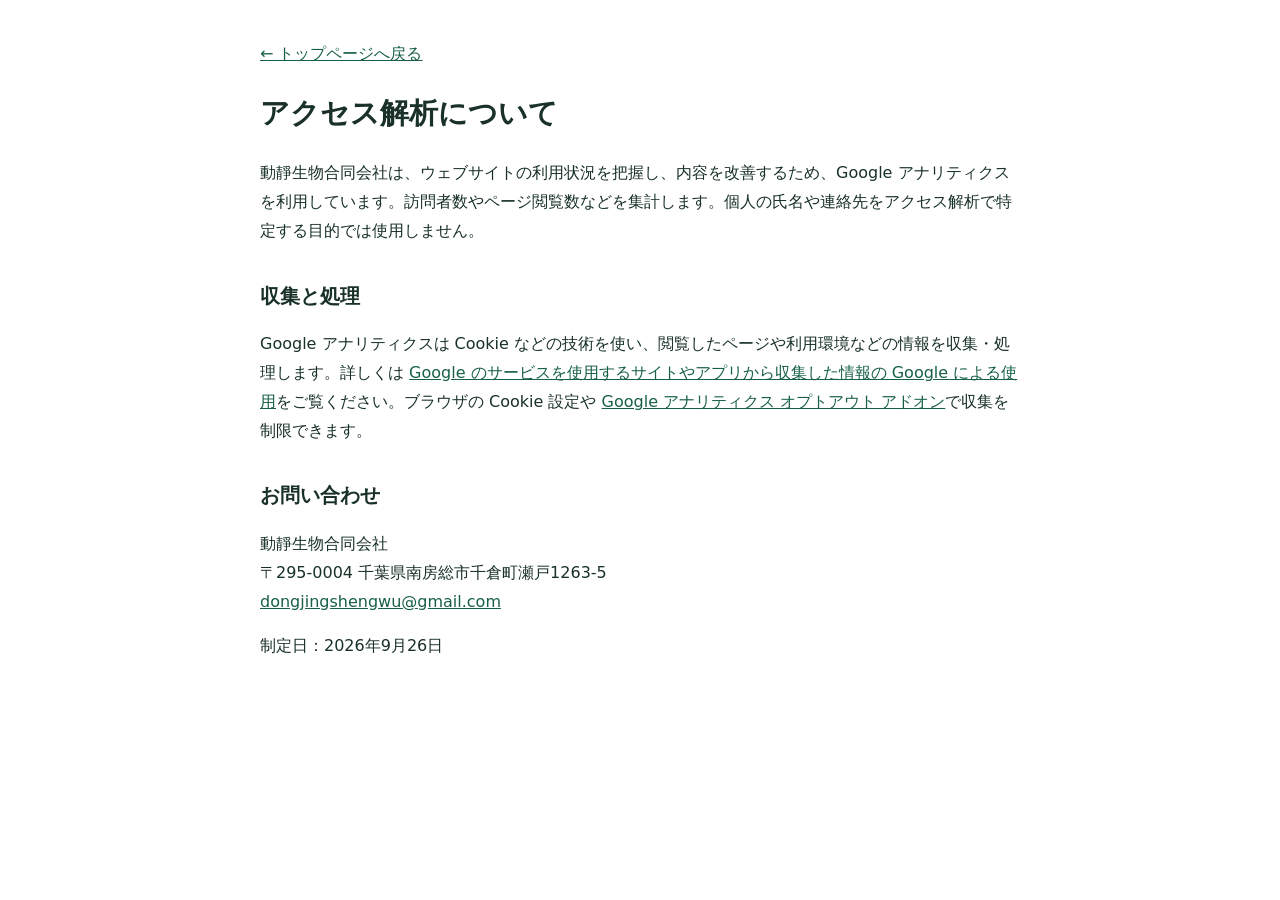
<file: privacy.html>
<!doctype html>
<html lang="ja">
<head>
  <meta charset="utf-8">
  <meta name="viewport" content="width=device-width, initial-scale=1">
  <title>アクセス解析について｜動靜生物合同会社</title>
  <style>body{max-width:760px;margin:40px auto;padding:0 20px;color:#193128;font:16px/1.8 system-ui,sans-serif}a{color:#176047}h1{font-size:1.8rem}h2{font-size:1.25rem;margin-top:2rem}</style>
</head>
<body>
  <p><a href="/">← トップページへ戻る</a></p>
  <h1>アクセス解析について</h1>
  <p>動靜生物合同会社は、ウェブサイトの利用状況を把握し、内容を改善するため、Google アナリティクスを利用しています。訪問者数やページ閲覧数などを集計します。個人の氏名や連絡先をアクセス解析で特定する目的では使用しません。</p>
  <h2>収集と処理</h2>
  <p>Google アナリティクスは Cookie などの技術を使い、閲覧したページや利用環境などの情報を収集・処理します。詳しくは <a href="https://policies.google.com/technologies/partner-sites?hl=ja" target="_blank" rel="noopener">Google のサービスを使用するサイトやアプリから収集した情報の Google による使用</a>をご覧ください。ブラウザの Cookie 設定や <a href="https://tools.google.com/dlpage/gaoptout?hl=ja" target="_blank" rel="noopener">Google アナリティクス オプトアウト アドオン</a>で収集を制限できます。</p>
  <h2>お問い合わせ</h2>
  <p>動靜生物合同会社<br>〒295-0004 千葉県南房総市千倉町瀬戸1263-5<br><a href="mailto:dongjingshengwu@gmail.com">dongjingshengwu@gmail.com</a></p>
  <p>制定日：2026年9月26日</p>
</body>
</html>
</file>
